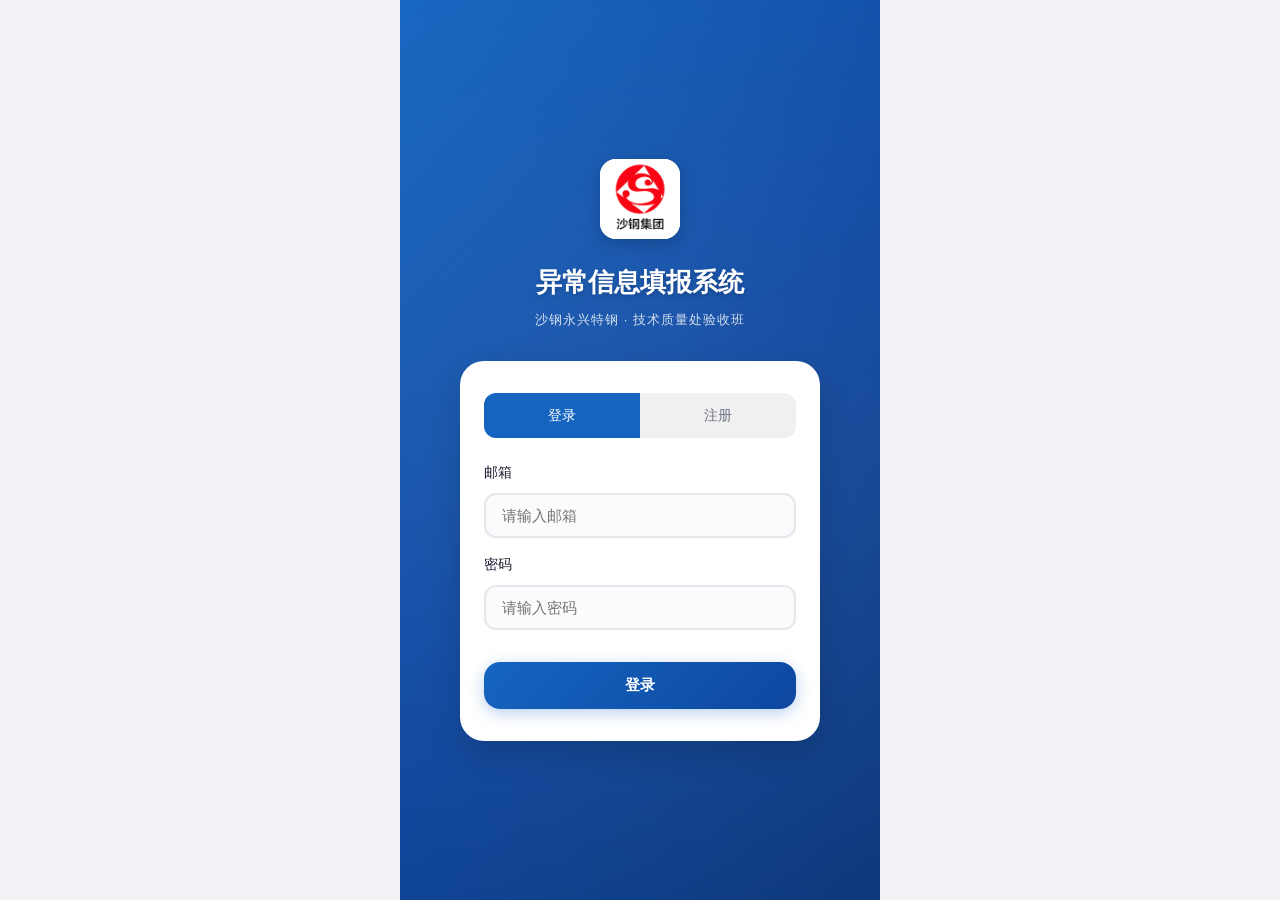
<file: index.html>
<!DOCTYPE html>
<html lang="zh-CN">
<head>
  <meta charset="UTF-8">
  <meta name="viewport" content="width=device-width, initial-scale=1.0, maximum-scale=1.0, user-scalable=no, viewport-fit=cover">
  <meta name="theme-color" content="#1a73e8">
  <meta name="apple-mobile-web-app-capable" content="yes">
  <meta name="apple-mobile-web-app-status-bar-style" content="black-translucent">
  <meta name="description" content="沙钢永兴特钢技术质量处验收班异常信息填报系统">
  
  <!-- 微信分享Meta标签 -->
  <meta property="og:title" content="异常信息填报系统">
  <meta property="og:description" content="沙钢永兴特钢技术质量处验收班 - 快速填报异常信息">
  <meta property="og:image" content="logo.jpg">
  <meta property="og:type" content="website">
  
  <title>异常信息填报系统 V3</title>
  <link rel="manifest" href="manifest.json?v=6">
  <link rel="icon" href="logo.jpg">
  <link rel="apple-touch-icon" href="icon-192.png">
  
  <script src="vendor/supabase.min.js"></script>
  <script src="vendor/chart.umd.min.js"></script>
  <script src="vendor/xlsx.full.min.js"></script>
  <style>
:root {
  --primary: #1a73e8;
  --primary-light: #4fc3f7;
  --primary-dark: #0d47a1;
  --accent: #ff6f00;
  --accent-light: #ffa726;
  --bg: #f0f2f5;
  --text: #1a1a2e;
  --text-secondary: #6b7280;
  --text-light: #9ca3af;
  --text-white: #ffffff;
  --success: #10b981;
  --danger: #ef4444;
  --warning: #f59e0b;
  --info: #3b82f6;
  --radius-sm: 8px;
  --radius: 12px;
  --radius-lg: 16px;
  --radius-xl: 24px;
  --radius-full: 9999px;
  --shadow: 0 2px 8px rgba(0,0,0,0.08);
  --shadow-md: 0 4px 12px rgba(0,0,0,0.1);
  --shadow-lg: 0 8px 24px rgba(0,0,0,0.12);
  --shadow-xl: 0 12px 32px rgba(0,0,0,0.15);
  --gradient-primary: linear-gradient(135deg, var(--primary) 0%, var(--primary-light) 100%);
  --font-family: -apple-system, BlinkMacSystemFont, 'Segoe UI', Roboto, sans-serif;
  --safe-area-bottom: env(safe-area-inset-bottom, 20px);
  --nav-height: 70px;
}

* { margin: 0; padding: 0; box-sizing: border-box; -webkit-tap-highlight-color: transparent; }

html, body {
  font-family: var(--font-family);
  background: var(--bg);
  color: var(--text);
  font-size: 14px;
  line-height: 1.5;
  overflow-x: hidden;
  min-height: 100vh;
  -webkit-font-smoothing: antialiased;
}

body { max-width: 480px; margin: 0 auto; background: var(--bg); position: relative; }
a { color: var(--primary); text-decoration: none; }

/* 骨架屏 */
.skeleton-overlay {
  position: fixed;
  top: 0; left: 0; right: 0; bottom: 0;
  background: linear-gradient(135deg, #1565c0 0%, #0d47a1 100%);
  display: flex;
  flex-direction: column;
  align-items: center;
  justify-content: center;
  z-index: 99999;
  transition: opacity 0.5s ease, visibility 0.5s ease;
}
.skeleton-overlay.hidden { opacity: 0; visibility: hidden; pointer-events: none; }
.skeleton-logo {
  width: 80px; height: 80px;
  border-radius: 16px;
  overflow: hidden;
  display: flex;
  align-items: center;
  justify-content: center;
  margin-bottom: 24px;
  animation: skeletonPulse 1.5s ease-in-out infinite;
}
.skeleton-logo img { width: 100%; height: 100%; object-fit: cover; }
.skeleton-text { color: rgba(255,255,255,0.8); font-size: 14px; letter-spacing: 1px; }
.skeleton-spinner {
  width: 32px; height: 32px;
  border: 3px solid rgba(255,255,255,0.3);
  border-top-color: white;
  border-radius: 50%;
  animation: spin 1s linear infinite;
  margin-top: 20px;
}
@keyframes skeletonPulse { 0%, 100% { transform: scale(1); opacity: 1; } 50% { transform: scale(1.05); opacity: 0.9; } }
@keyframes spin { to { transform: rotate(360deg); } }
@keyframes float { 0%, 100% { transform: translateY(0); } 50% { transform: translateY(-8px); } }
@keyframes fadeIn { from { opacity: 0; transform: translateY(10px); } to { opacity: 1; transform: translateY(0); } }
@keyframes fadeInUp { from { opacity: 0; transform: translateY(20px); } to { opacity: 1; transform: translateY(0); } }
@keyframes pulse { 0%, 100% { transform: scale(1); opacity: 0.5; } 50% { transform: scale(1.1); opacity: 0.3; } }

/* 页面容器 */
.page { display: none; min-height: 100vh; padding-bottom: calc(var(--nav-height) + var(--safe-area-bottom)); animation: fadeIn 0.3s ease; }
.page.active { display: block; }

/* Toast */
.toast {
  position: fixed;
  top: 20px;
  left: 50%;
  transform: translateX(-50%) translateY(-100px);
  background: var(--text);
  color: white;
  padding: 12px 24px;
  border-radius: var(--radius-full);
  font-size: 14px;
  z-index: 10000;
  transition: transform 0.3s ease;
  box-shadow: var(--shadow-lg);
  max-width: calc(100% - 40px);
  text-align: center;
}
.toast.show { transform: translateX(-50%) translateY(0); }
.toast.success { background: var(--success); }
.toast.error { background: var(--danger); }
.toast.warning { background: var(--warning); }

/* 成功动画 */
.success-animation {
  position: fixed;
  top: 0; left: 0; right: 0; bottom: 0;
  background: rgba(255,255,255,0.95);
  display: flex;
  flex-direction: column;
  align-items: center;
  justify-content: center;
  z-index: 9999;
  opacity: 0;
  pointer-events: none;
  transition: opacity 0.3s;
}
.success-animation.show { opacity: 1; }
.success-checkmark {
  width: 80px; height: 80px;
  border-radius: 50%;
  background: var(--success);
  display: flex;
  align-items: center;
  justify-content: center;
  animation: scaleIn 0.5s ease;
}
.success-checkmark::after { content: '✓'; font-size: 40px; color: white; animation: checkIn 0.3s ease 0.2s both; }
.success-text { margin-top: 16px; font-size: 16px; color: var(--text); font-weight: 500; }
@keyframes scaleIn { 0% { transform: scale(0); } 50% { transform: scale(1.2); } 100% { transform: scale(1); } }
@keyframes checkIn { from { opacity: 0; transform: scale(0.5); } to { opacity: 1; transform: scale(1); } }

/* 认证页 */
.auth-page {
  min-height: 100vh;
  background: linear-gradient(135deg, #1565c0 0%, #0d47a1 50%, #0a3578 100%);
  display: flex;
  flex-direction: column;
  align-items: center;
  justify-content: center;
  padding: 40px 24px;
  position: relative;
  overflow: hidden;
}
.auth-page::before {
  content: '';
  position: absolute;
  top: -50%; left: -50%;
  width: 200%; height: 200%;
  background: radial-gradient(circle, rgba(255,255,255,0.08) 0%, transparent 60%);
  animation: pulse 8s ease-in-out infinite;
}
.auth-header { text-align: center; margin-bottom: 32px; position: relative; z-index: 1; }
.auth-logo {
  width: 80px; height: 80px;
  border-radius: 16px;
  overflow: hidden;
  display: flex; 
  align-items: center; 
  justify-content: center;
  margin: 0 auto 24px;
  background: white;
  box-shadow: 0 4px 16px rgba(0,0,0,0.2);
  animation: float 3s ease-in-out infinite;
}
.auth-logo img { width: 100%; height: 100%; object-fit: cover; }
.auth-title { font-size: 26px; font-weight: 700; color: white; margin-bottom: 8px; text-shadow: 0 2px 4px rgba(0,0,0,0.2); }
.auth-subtitle { font-size: 13px; color: rgba(255,255,255,0.8); letter-spacing: 1px; }

.auth-card {
  background: white;
  border-radius: var(--radius-xl);
  padding: 32px 24px;
  width: 100%;
  max-width: 360px;
  box-shadow: var(--shadow-xl);
  position: relative;
  z-index: 1;
}
.auth-tabs { display: flex; margin-bottom: 24px; border-radius: var(--radius); overflow: hidden; background: #f0f0f0; }
.auth-tab { flex: 1; padding: 12px; text-align: center; font-size: 14px; font-weight: 500; color: var(--text-secondary); cursor: pointer; transition: all 0.3s; }
.auth-tab.active { background: #1565c0; color: white; }
.auth-form { display: none; }
.auth-form.active { display: block; }

.form-group { margin-bottom: 16px; }
.form-label { display: block; font-size: 13px; font-weight: 500; color: var(--text); margin-bottom: 8px; }
.form-input { 
  width: 100%; padding: 12px 16px; border: 2px solid #e5e7eb; border-radius: var(--radius); font-size: 15px; 
  transition: all 0.3s ease; background: #fafbfc; 
}
.form-input:focus { outline: none; border-color: #1565c0; background: white; box-shadow: 0 0 0 3px rgba(21,101,192,0.1); }
.form-input:active { transform: scale(0.99); }
.btn-touch { transition: all 0.15s ease; }
.btn-touch:active { transform: scale(0.96) !important; }

.btn-auth { 
  width: 100%; padding: 14px; background: linear-gradient(135deg, #1565c0 0%, #0d47a1 100%);
  color: white; border: none; border-radius: var(--radius-lg); font-size: 15px; font-weight: 600;
  cursor: pointer; transition: all 0.3s; box-shadow: 0 4px 15px rgba(21,101,192,0.3); margin-top: 16px;
}
.btn-auth:hover { transform: translateY(-2px); box-shadow: 0 6px 20px rgba(21,101,192,0.4); }
.btn-auth:active { transform: scale(0.98); }
.btn-auth:disabled { opacity: 0.5; cursor: not-allowed; transform: none; }

.config-hint { background: #fff3e0; border-radius: var(--radius); padding: 12px; margin-bottom: 16px; font-size: 12px; color: #e65100; line-height: 1.6; }

/* 首页 */
.home-page { padding-bottom: calc(var(--nav-height) + var(--safe-area-bottom)); }
.home-header {
  background: linear-gradient(135deg, #1565c0 0%, #0d47a1 100%);
  padding: 24px 20px 40px;
  border-radius: 0 0 32px 32px;
  position: relative;
  overflow: hidden;
}
.home-header::before {
  content: '';
  position: absolute;
  top: -50%; right: -20%;
  width: 200px; height: 200px;
  background: rgba(255,255,255,0.08);
  border-radius: 50%;
}
.home-welcome { color: white; position: relative; z-index: 1; display: flex; justify-content: space-between; align-items: flex-start; }
.home-welcome h1 { font-size: 20px; font-weight: 600; margin-bottom: 4px; }
.home-welcome .date { font-size: 13px; opacity: 0.85; }
.home-sync { font-size: 11px; background: rgba(255,255,255,0.2); padding: 4px 10px; border-radius: var(--radius-full); display: flex; align-items: center; gap: 4px; }
.home-sync .dot { width: 6px; height: 6px; background: var(--success); border-radius: 50%; animation: pulse 2s infinite; }

.stats-grid { display: grid; grid-template-columns: repeat(2, 1fr); gap: 12px; margin: -24px 16px 16px; position: relative; z-index: 2; }
.stat-card {
  background: white; border-radius: var(--radius-lg); padding: 16px; box-shadow: var(--shadow-md);
  transition: all 0.3s ease; animation: fadeInUp 0.5s ease forwards; opacity: 0;
}
.stat-card:nth-child(1) { animation-delay: 0.1s; }
.stat-card:nth-child(2) { animation-delay: 0.2s; }
.stat-card:nth-child(3) { animation-delay: 0.3s; }
.stat-card:nth-child(4) { animation-delay: 0.4s; }
.stat-card:hover { transform: translateY(-4px); box-shadow: var(--shadow-lg); }
.stat-icon { width: 40px; height: 40px; border-radius: var(--radius); display: flex; align-items: center; justify-content: center; margin-bottom: 12px; font-size: 20px; }
.stat-icon.red { background: linear-gradient(135deg, #e3f2fd 0%, #bbdefb 100%); }
.stat-icon.blue { background: linear-gradient(135deg, #e3f2fd 0%, #bbdefb 100%); }
.stat-icon.green { background: linear-gradient(135deg, #e8f5e9 0%, #c8e6c9 100%); }
.stat-icon.orange { background: linear-gradient(135deg, #fff3e0 0%, #ffe0b2 100%); }
.stat-value { font-size: 28px; font-weight: 700; color: var(--text); line-height: 1; margin-bottom: 4px; }
.stat-label { font-size: 12px; color: var(--text-secondary); }

.chart-section { margin: 16px; }
.chart-card { background: white; border-radius: var(--radius-lg); padding: 20px; box-shadow: var(--shadow); margin-bottom: 16px; }
.chart-title { font-size: 16px; font-weight: 600; color: var(--text); margin-bottom: 16px; display: flex; align-items: center; gap: 8px; }
.chart-title::before { content: ''; width: 4px; height: 16px; background: linear-gradient(135deg, #1565c0 0%, #0d47a1 100%); border-radius: 2px; }
.chart-container { position: relative; height: 200px; }
.chart-container.pie { height: 260px; }
.chart-card canvas + div {
  max-height: 100px;
  overflow-y: auto;
  padding-right: 4px;
}
.chart-card canvas + div::-webkit-scrollbar {
  width: 4px;
}
.chart-card canvas + div::-webkit-scrollbar-thumb {
  background: #ccc;
  border-radius: 2px;
}
.chart-card .chartjs-legend { max-height: 120px; overflow-y: auto; padding-right: 8px; }

/* 填报页 */
.form-page { padding: 16px; padding-bottom: calc(calc(var(--nav-height) + 40px) + var(--safe-area-bottom)); }
.form-header { display: flex; align-items: center; justify-content: space-between; margin-bottom: 24px; }
.form-header h2 { font-size: 20px; font-weight: 600; }
.form-header .draft-hint { font-size: 12px; color: var(--warning); background: #fff3e0; padding: 4px 8px; border-radius: var(--radius-sm); }

.form-card { background: white; border-radius: var(--radius-lg); padding: 20px; box-shadow: var(--shadow); margin-bottom: 16px; animation: fadeInUp 0.4s ease forwards; }
.form-card:nth-child(2) { animation-delay: 0.05s; }
.form-card:nth-child(3) { animation-delay: 0.1s; }
.form-card:nth-child(4) { animation-delay: 0.15s; }
.form-card:nth-child(5) { animation-delay: 0.2s; }

.form-label { display: flex; align-items: center; gap: 8px; font-size: 14px; font-weight: 500; color: var(--text); margin-bottom: 10px; }
.form-label .icon { width: 28px; height: 28px; background: linear-gradient(135deg, #e3f2fd 0%, #bbdefb 100%); border-radius: 8px; display: flex; align-items: center; justify-content: center; font-size: 14px; }
.form-label .required { color: var(--danger); }

.material-tags { display: flex; flex-wrap: wrap; gap: 8px; }
.material-tag {
  padding: 8px 16px; border-radius: var(--radius-full); font-size: 13px; font-weight: 500;
  cursor: pointer; transition: all 0.3s; border: 2px solid transparent; background: #f3f4f6; color: var(--text-secondary); user-select: none;
}
.material-tag:hover { transform: translateY(-2px); }
.material-tag:active { transform: scale(0.95); }
.material-tag.selected { color: white; border-color: transparent; }

.material-tag[data-material="钒铁"] { background: #fce4ec; color: #c2185b; }
.material-tag[data-material="钒铁"].selected { background: linear-gradient(135deg, #e91e63, #c2185b); }
.material-tag[data-material="钼铁"] { background: #f3e5f5; color: #7b1fa2; }
.material-tag[data-material="钼铁"].selected { background: linear-gradient(135deg, #9c27b0, #7b1fa2); }
.material-tag[data-material="铝块"] { background: #e3f2fd; color: #1565c0; }
.material-tag[data-material="铝块"].selected { background: linear-gradient(135deg, #2196f3, #1565c0); }
.material-tag[data-material="铝粒"] { background: #e0f7fa; color: #00838f; }
.material-tag[data-material="铝粒"].selected { background: linear-gradient(135deg, #00bcd4, #00838f); }
.material-tag[data-material="钒氮合金"] { background: #fff3e0; color: #e65100; }
.material-tag[data-material="钒氮合金"].selected { background: linear-gradient(135deg, #ff9800, #e65100); }
.material-tag[data-material="钛铁"] { background: #e8f5e9; color: #2e7d32; }
.material-tag[data-material="钛铁"].selected { background: linear-gradient(135deg, #4caf50, #2e7d32); }
.material-tag[data-material="铌铁"] { background: #efebe9; color: #5d4037; }
.material-tag[data-material="铌铁"].selected { background: linear-gradient(135deg, #795548, #5d4037); }
.material-tag[data-material="硼铁"] { background: #eceff1; color: #455a64; }
.material-tag[data-material="硼铁"].selected { background: linear-gradient(135deg, #607d8b, #455a64); }

.material-input-wrapper { position: relative; }
.material-suggestions { position: absolute; top: 100%; left: 0; right: 0; background: white; border: 2px solid #1565c0; border-top: none; border-radius: 0 0 var(--radius) var(--radius); max-height: 200px; overflow-y: auto; z-index: 100; display: none; box-shadow: var(--shadow-md); }
.material-suggestions.show { display: block; }
.material-suggestion { padding: 10px 16px; cursor: pointer; font-size: 14px; transition: background 0.2s; }
.material-suggestion:hover { background: #e8f0fe; }
.material-suggestion .material-color { display: inline-block; width: 8px; height: 8px; border-radius: 50%; margin-right: 8px; }

input[type="date"] { width: 100%; padding: 12px 16px; border: 2px solid #e5e7eb; border-radius: var(--radius); font-size: 15px; font-family: inherit; background: #fafbfc; cursor: pointer; transition: all 0.3s; }
input[type="date"]:focus { outline: none; border-color: #1565c0; background: white; }

textarea.form-input { min-height: 120px; resize: vertical; line-height: 1.6; }
.char-count { text-align: right; font-size: 12px; color: var(--text-light); margin-top: 4px; }

.form-actions { position: fixed; bottom: calc(var(--nav-height) + var(--safe-area-bottom)); left: 50%; transform: translateX(-50%); width: 100%; max-width: 480px; padding: 12px 16px; background: white; box-shadow: 0 -4px 12px rgba(0,0,0,0.1); z-index: 50; display: none; }
.form-actions.show { display: block; }
.btn-submit { width: 100%; padding: 14px; background: linear-gradient(135deg, #1565c0 0%, #0d47a1 100%); color: white; border: none; border-radius: var(--radius-lg); font-size: 15px; font-weight: 600; cursor: pointer; transition: all 0.3s; box-shadow: 0 4px 15px rgba(21,101,192,0.3); }
.btn-submit:hover { transform: translateY(-2px); box-shadow: 0 6px 20px rgba(21,101,192,0.4); }
.btn-submit:active { transform: scale(0.98); }
.btn-submit:disabled { opacity: 0.6; cursor: not-allowed; transform: none; }

/* 记录页 */
.records-page { padding: 0 0 calc(var(--nav-height) + var(--safe-area-bottom) + 80px) 0; }
.records-header { background: linear-gradient(135deg, #1565c0 0%, #0d47a1 100%); padding: 20px 20px 36px; border-radius: 0 0 32px 32px; }
.records-header h2 { color: white; font-size: 20px; font-weight: 600; margin-bottom: 16px; }
.filter-bar { display: flex; gap: 8px; overflow-x: auto; padding-bottom: 4px; -webkit-overflow-scrolling: touch; }
.filter-bar::-webkit-scrollbar { display: none; }
.filter-btn { padding: 8px 16px; background: rgba(255,255,255,0.2); border: none; border-radius: var(--radius-full); color: white; font-size: 13px; white-space: nowrap; cursor: pointer; transition: all 0.3s; }
.filter-btn:hover { background: rgba(255,255,255,0.3); transform: scale(1.05); }
.filter-btn.active { background: white; color: #1565c0; }
.filter-btn:active { transform: scale(0.95); }

.search-bar { margin: -16px 16px 16px; position: relative; z-index: 1; }
.search-input { width: 100%; padding: 12px 16px 12px 40px; border: none; border-radius: var(--radius-lg); font-size: 14px; background: white; box-shadow: var(--shadow-md); }
.search-input:focus { outline: none; box-shadow: var(--shadow-md), 0 0 0 3px rgba(21,101,192,0.1); }
.search-icon { position: absolute; left: 14px; top: 50%; transform: translateY(-50%); font-size: 16px; opacity: 0.5; }

.timeline { padding: 16px; margin-top: -16px; }
.timeline-item { display: flex; gap: 16px; margin-bottom: 24px; animation: fadeInUp 0.4s ease forwards; opacity: 0; }
.timeline-item:nth-child(1) { animation-delay: 0.1s; }
.timeline-item:nth-child(2) { animation-delay: 0.15s; }
.timeline-item:nth-child(3) { animation-delay: 0.2s; }
.timeline-item:nth-child(4) { animation-delay: 0.25s; }
.timeline-item:nth-child(5) { animation-delay: 0.3s; }
.timeline-line { display: flex; flex-direction: column; align-items: center; width: 20px; }
.timeline-dot { width: 12px; height: 12px; background: #1565c0; border-radius: 50%; border: 3px solid white; box-shadow: var(--shadow-sm); flex-shrink: 0; }
.timeline-track { width: 2px; flex: 1; background: #e5e7eb; margin-top: 6px; }
.timeline-item:last-child .timeline-track { display: none; }
.timeline-content { flex: 1; background: white; border-radius: var(--radius-lg); padding: 16px; box-shadow: var(--shadow); transition: all 0.2s; }
.timeline-content:hover { transform: translateX(4px); box-shadow: var(--shadow-md); }
.record-header { display: flex; align-items: center; justify-content: space-between; margin-bottom: 12px; flex-wrap: wrap; gap: 8px; }
.record-material { display: inline-block; padding: 4px 12px; border-radius: var(--radius-full); font-size: 12px; font-weight: 600; color: white; }
.record-date { font-size: 12px; color: var(--text-secondary); display: flex; align-items: center; gap: 4px; }
.record-creator { font-size: 11px; color: var(--text-light); background: #f0f0f0; padding: 2px 8px; border-radius: var(--radius-full); }
.record-body { margin-bottom: 12px; }
.record-row { display: flex; align-items: flex-start; gap: 8px; margin-bottom: 8px; font-size: 13px; flex-wrap: wrap; }
.record-row .label { color: var(--text-secondary); min-width: 56px; }
.record-row .value { color: var(--text); flex: 1; }
.record-desc { background: #f8f9fa; padding: 10px 12px; border-radius: var(--radius); font-size: 13px; color: var(--text); line-height: 1.5; margin: 10px 0; border-left: 3px solid #1565c0; }
.record-footer { display: flex; align-items: center; justify-content: space-between; padding-top: 10px; border-top: 1px solid #f0f0f0; flex-wrap: wrap; gap: 8px; }
.record-inspectors { display: flex; align-items: center; }
.record-inspector-avatar { width: 28px; height: 28px; border-radius: 50%; background: linear-gradient(135deg, #1565c0 0%, #0d47a1 100%); display: flex; align-items: center; justify-content: center; font-size: 12px; border: 2px solid white; margin-left: -6px; }
.record-inspector-avatar:first-child { margin-left: 0; }
.record-actions { display: flex; gap: 8px; }
.record-action { width: 28px; height: 28px; border: none; background: #f0f1f3; border-radius: 6px; cursor: pointer; font-size: 12px; display: flex; align-items: center; justify-content: center; transition: all 0.2s; }
.record-action:hover { background: #e5e7eb; transform: scale(1.1); }
.record-action:active { transform: scale(0.9); }
.record-action.delete:hover { background: #fee2e2; }

.empty-state { text-align: center; padding: 60px 20px; }
.empty-illustration { width: 160px; height: 160px; margin: 0 auto 24px; background: linear-gradient(135deg, #e3f2fd 0%, #bbdefb 100%); border-radius: 50%; display: flex; align-items: center; justify-content: center; animation: float 3s ease-in-out infinite; }
.empty-illustration .icon { font-size: 64px; }
.empty-title { font-size: 18px; font-weight: 600; color: var(--text); margin-bottom: 8px; }
.empty-desc { font-size: 14px; color: var(--text-secondary); max-width: 240px; margin: 0 auto; line-height: 1.6; }
.empty-action { margin-top: 24px; display: inline-flex; align-items: center; gap: 8px; padding: 12px 24px; background: linear-gradient(135deg, #1565c0 0%, #0d47a1 100%); color: white; border-radius: var(--radius-full); font-size: 14px; font-weight: 500; cursor: pointer; transition: all 0.3s; box-shadow: 0 4px 12px rgba(21,101,192,0.3); }
.empty-action:hover { transform: translateY(-2px); box-shadow: 0 6px 16px rgba(21,101,192,0.4); }
.empty-action:active { transform: scale(0.95); }

.pagination { display: flex; align-items: center; justify-content: center; gap: 8px; padding: 16px; margin-top: 16px; }
.pagination-btn { padding: 8px 16px; background: white; border: 1px solid #e5e7eb; border-radius: var(--radius); font-size: 13px; cursor: pointer; transition: all 0.2s; }
.pagination-btn:hover:not(:disabled) { background: #e8f0fe; border-color: #1565c0; }
.pagination-btn:disabled { opacity: 0.5; cursor: not-allowed; }
.pagination-info { font-size: 13px; color: var(--text-secondary); }

/* 我的页面 */
.profile-page { padding: 0 0 calc(var(--nav-height) + var(--safe-area-bottom) + 80px) 0; }
.profile-header { background: linear-gradient(135deg, #1565c0 0%, #0d47a1 100%); padding: 32px 20px 48px; text-align: center; position: relative; }
.profile-header::before { content: ''; position: absolute; top: -50%; right: -30%; width: 200px; height: 200px; background: rgba(255,255,255,0.06); border-radius: 50%; }
.profile-avatar { width: 80px; height: 80px; border-radius: 50%; background: white; display: flex; align-items: center; justify-content: center; font-size: 36px; margin: 0 auto 16px; border: 4px solid rgba(255,255,255,0.3); box-shadow: var(--shadow-lg); position: relative; z-index: 1; }
.profile-name { font-size: 22px; font-weight: 600; color: white; margin-bottom: 4px; position: relative; z-index: 1; }
.profile-role { font-size: 14px; color: rgba(255,255,255,0.8); background: rgba(255,255,255,0.2); padding: 4px 16px; border-radius: var(--radius-full); display: inline-block; position: relative; z-index: 1; }

.profile-info-card { background: white; border-radius: var(--radius-lg); margin: -24px 16px 16px; position: relative; z-index: 1; box-shadow: var(--shadow-md); overflow: hidden; }
.profile-info-header { background: linear-gradient(135deg, #e3f2fd 0%, #e8f0fe 100%); padding: 14px 16px; display: flex; align-items: center; justify-content: space-between; border-bottom: 1px solid #e5e7eb; }
.profile-info-header h3 { font-size: 15px; font-weight: 600; color: var(--text); display: flex; align-items: center; gap: 8px; }
.profile-info-header h3::before { content: ''; width: 4px; height: 14px; background: linear-gradient(135deg, #1565c0 0%, #0d47a1 100%); border-radius: 2px; }
.profile-edit-btn { background: #1565c0; color: white; border: none; padding: 6px 12px; border-radius: var(--radius); font-size: 12px; cursor: pointer; transition: all 0.2s; display: flex; align-items: center; gap: 4px; }
.profile-edit-btn:hover { background: #0d47a1; transform: translateY(-1px); }
.profile-edit-btn:active { transform: scale(0.95); }
.profile-info-list { padding: 8px 0; }
.profile-info-item { display: flex; align-items: center; padding: 12px 16px; border-bottom: 1px solid #f5f5f5; }
.profile-info-item:last-child { border-bottom: none; }
.profile-info-item .info-label { width: 80px; font-size: 13px; color: var(--text-secondary); flex-shrink: 0; }
.profile-info-item .info-value { flex: 1; font-size: 14px; color: var(--text); display: flex; align-items: center; gap: 8px; overflow: hidden; text-overflow: ellipsis; white-space: nowrap; }
.profile-info-item .info-value.readonly { color: var(--text-secondary); }
.profile-info-item .info-value .status-badge { font-size: 11px; padding: 2px 8px; border-radius: var(--radius-full); }
.profile-info-item .info-value .status-badge.pending { background: #fff3e0; color: #e65100; }
.profile-info-item .info-value .status-badge.approved { background: #e8f5e9; color: #2e7d32; }

.profile-stats { display: grid; grid-template-columns: repeat(2, 1fr); gap: 12px; margin: -24px 16px 16px; position: relative; z-index: 1; }
.profile-stat-card { background: white; border-radius: var(--radius-lg); padding: 20px; text-align: center; box-shadow: var(--shadow-md); }
.profile-stat-value { font-size: 32px; font-weight: 700; color: #1565c0; margin-bottom: 4px; }
.profile-stat-label { font-size: 13px; color: var(--text-secondary); }

.menu-section { margin: 16px; }
.menu-list { background: white; border-radius: var(--radius-lg); overflow: hidden; box-shadow: var(--shadow); }
.menu-list.mt-16 { margin-top: 16px; }
.menu-item { display: flex; align-items: center; padding: 16px; gap: 12px; cursor: pointer; transition: background 0.2s; border-bottom: 1px solid #f0f0f0; }
.menu-item:last-child { border-bottom: none; }
.menu-item:hover { background: #f8f9fa; }
.menu-item:active { background: #f0f0f0; }
.menu-item.danger .menu-icon { background: #fee2e2; }
.menu-item.danger .title { color: var(--danger); }
.menu-item.admin-only { display: none; }
.menu-item.admin-only.show { display: flex; }
.menu-icon { width: 40px; height: 40px; border-radius: var(--radius); display: flex; align-items: center; justify-content: center; font-size: 18px; background: #f0f1f3; flex-shrink: 0; }
.menu-icon.red { background: linear-gradient(135deg, #e3f2fd 0%, #bbdefb 100%); }
.menu-icon.blue { background: linear-gradient(135deg, #e3f2fd 0%, #bbdefb 100%); }
.menu-icon.green { background: linear-gradient(135deg, #e8f5e9 0%, #c8e6c9 100%); }
.menu-icon.orange { background: linear-gradient(135deg, #fff3e0 0%, #ffe0b2 100%); }
.menu-icon.cyan { background: linear-gradient(135deg, #e0f7fa 0%, #b2ebf2 100%); }
.menu-text { flex: 1; }
.menu-text .title { font-size: 15px; font-weight: 500; color: var(--text); display: flex; align-items: center; }
.menu-text .desc { font-size: 12px; color: var(--text-secondary); margin-top: 2px; }
.menu-badge { background: var(--danger); color: white; font-size: 11px; padding: 2px 6px; border-radius: var(--radius-full); margin-left: 8px; }
.menu-arrow { font-size: 20px; color: var(--text-light); }

/* 底部导航 */
.tab-bar {
  position: fixed; bottom: 0; left: 50%; transform: translateX(-50%); width: 100%; max-width: 480px;
  background: white; display: flex; align-items: center; justify-content: space-around;
  padding: 8px 0; padding-bottom: calc(8px + var(--safe-area-bottom));
  box-shadow: 0 -2px 10px rgba(0,0,0,0.1); border-radius: 20px 20px 0 0; z-index: 100; height: var(--nav-height);
}
.tab-item { display: flex; flex-direction: column; align-items: center; padding: 8px 16px; cursor: pointer; transition: all 0.2s; }
.tab-item .icon { width: 24px; height: 24px; fill: var(--text-secondary); margin-bottom: 4px; transition: all 0.2s; }
.tab-item .label { font-size: 11px; color: var(--text-secondary); transition: all 0.2s; }
.tab-item.active .icon { fill: #1565c0; transform: scale(1.1); }
.tab-item.active .label { color: #1565c0; font-weight: 600; }
.tab-item:active { transform: scale(0.9); }
.center-tab-btn { width: 48px; height: 48px; background: linear-gradient(135deg, #1565c0 0%, #0d47a1 100%); border-radius: 50%; display: flex; align-items: center; justify-content: center; margin-bottom: 4px; box-shadow: 0 4px 12px rgba(21,101,192,0.4); transition: all 0.2s; }
.center-tab-btn:active { transform: scale(0.9); }
.center-tab-btn .icon { fill: white; margin: 0; width: 24px; height: 24px; }

/* 模态框 */
.modal-overlay { position: fixed; top: 0; left: 0; right: 0; bottom: 0; background: rgba(0,0,0,0.5); backdrop-filter: blur(4px); -webkit-backdrop-filter: blur(4px); z-index: 1000; display: flex; align-items: center; justify-content: center; padding: 20px; opacity: 0; pointer-events: none; transition: opacity 0.3s; }
.modal-overlay.show { opacity: 1; pointer-events: auto; }
.modal { background: white; border-radius: var(--radius-xl); width: 100%; max-width: 360px; max-height: 80vh; overflow-y: auto; transform: scale(0.9) translateY(20px); transition: transform 0.3s; box-shadow: var(--shadow-xl); }
.modal-overlay.show .modal { transform: scale(1) translateY(0); }
.modal-header { display: flex; align-items: center; justify-content: space-between; padding: 20px; border-bottom: 1px solid #f0f0f0; }
.modal-header h3 { font-size: 18px; font-weight: 600; }
.modal-close { width: 32px; height: 32px; border: none; background: #f0f0f0; border-radius: 50%; cursor: pointer; font-size: 18px; display: flex; align-items: center; justify-content: center; transition: all 0.2s; }
.modal-close:hover { background: #e5e5e5; transform: scale(1.1); }
.modal-close:active { transform: scale(0.9); }
.modal-body { padding: 20px; }
.modal-footer { padding: 16px 20px; border-top: 1px solid #f0f0f0; display: flex; gap: 12px; }
.modal-footer .btn { flex: 1; padding: 12px; border-radius: var(--radius); font-size: 15px; font-weight: 500; cursor: pointer; transition: all 0.2s; border: none; }
.modal-footer .btn:active { transform: scale(0.95); }
.modal-footer .btn-cancel { background: #f0f0f0; color: var(--text); }
.modal-footer .btn-cancel:hover { background: #e5e7eb; }
.modal-footer .btn-danger { background: var(--danger); color: white; }
.modal-footer .btn-danger:hover { background: #dc2626; }
.modal-footer .btn-success { background: var(--success); color: white; }
.modal-footer .btn-success:hover { background: #059669; }
.modal-footer .btn-primary { background: #1565c0; color: white; }
.modal-footer .btn-primary:hover { background: #0d47a1; }

.edit-form .form-group { margin-bottom: 16px; }

/* 审批模态框 */
.approve-modal .user-info { background: #f8f9fa; padding: 16px; border-radius: var(--radius); margin-bottom: 16px; }
.approve-modal .user-name { font-size: 16px; font-weight: 600; margin-bottom: 4px; }
.approve-modal .user-email { font-size: 13px; color: var(--text-secondary); }
.approve-modal .role-select-title { font-size: 14px; font-weight: 500; margin-bottom: 8px; display: flex; align-items: center; gap: 6px; }
.approve-modal .role-options { display: flex; gap: 8px; }
.approve-modal .role-option { flex: 1; padding: 12px; border: 2px solid #e5e7eb; border-radius: var(--radius); text-align: center; cursor: pointer; transition: all 0.2s; background: white; }
.approve-modal .role-option:hover { border-color: #1565c0; }
.approve-modal .role-option.selected { border-color: #1565c0; background: #e8f0fe; }
.approve-modal .role-option .role-icon { font-size: 24px; margin-bottom: 4px; }
.approve-modal .role-option .role-name { font-size: 13px; font-weight: 500; }
.approve-modal .role-option .role-desc { font-size: 11px; color: var(--text-secondary); margin-top: 2px; }
.approve-modal .role-option.selected .role-name { color: #1565c0; }

/* 角色切换 */
.role-toggle { display: inline-flex; align-items: center; gap: 4px; padding: 4px 10px; border: none; border-radius: var(--radius-full); font-size: 11px; font-weight: 500; cursor: pointer; transition: all 0.2s; }
.role-toggle.admin { background: #e3f2fd; color: #1565c0; }
.role-toggle.admin:hover { background: #bbdefb; }
.role-toggle.inspector { background: #e8f5e9; color: #2e7d32; }
.role-toggle.inspector:hover { background: #c8e6c9; }
.role-toggle:active { transform: scale(0.95); }

.export-options { display: flex; flex-direction: column; gap: 12px; }
.export-option { display: flex; align-items: center; padding: 16px; background: #f8f9fa; border-radius: var(--radius); cursor: pointer; transition: all 0.2s; border: 2px solid transparent; }
.export-option:hover { background: #f0f1f3; }
.export-option:active { transform: scale(0.98); }
.export-option.selected { border-color: #1565c0; background: #e8f0fe; }
.export-option input[type="radio"] { display: none; }
.export-option .radio { width: 20px; height: 20px; border: 2px solid #d1d5db; border-radius: 50%; margin-right: 12px; display: flex; align-items: center; justify-content: center; transition: all 0.2s; flex-shrink: 0; }
.export-option.selected .radio { border-color: #1565c0; background: #1565c0; }
.export-option.selected .radio::after { content: ''; width: 8px; height: 8px; background: white; border-radius: 50%; }
.export-option .text { font-size: 14px; color: var(--text); }
.export-date-range { margin-top: 12px; display: none; }
.export-date-range.show { display: block; }
.export-date-range input { width: 100%; margin-bottom: 8px; }

.user-list { max-height: 300px; overflow-y: auto; }
.user-item { display: flex; align-items: center; padding: 12px; background: #f8f9fa; border-radius: var(--radius); margin-bottom: 8px; flex-wrap: wrap; gap: 8px; }
.user-item:last-child { margin-bottom: 0; }
.user-item .avatar { width: 40px; height: 40px; border-radius: 50%; background: linear-gradient(135deg, #1565c0 0%, #0d47a1 100%); display: flex; align-items: center; justify-content: center; margin-right: 8px; font-size: 18px; }
.user-item .info { flex: 1; min-width: 120px; }
.user-item .name { font-size: 14px; font-weight: 500; color: var(--text); display: flex; align-items: center; gap: 6px; }
.user-item .meta { font-size: 12px; color: var(--text-secondary); }
.user-item .role-badge { font-size: 11px; padding: 2px 8px; border-radius: var(--radius-full); }
.user-item .role-badge.admin { background: #ffebee; color: #c62828; }
.user-item .role-badge.inspector { background: #e8f5e9; color: #2e7d32; }
.user-item .pending-badge { background: var(--warning); color: white; font-size: 10px; padding: 2px 6px; border-radius: var(--radius-full); }
.user-item .actions { display: flex; gap: 6px; flex-wrap: wrap; }
.user-item .action-btn { padding: 6px 10px; border: none; border-radius: var(--radius); font-size: 12px; cursor: pointer; transition: all 0.2s; white-space: nowrap; }
.user-item .action-btn:active { transform: scale(0.95); }
.user-item .approve-btn { background: var(--success); color: white; }
.user-item .reject-btn { background: #f0f0f0; color: var(--text); }
.user-item .delete-btn { background: var(--danger); color: white; }
.user-item .role-switch-btn { background: #1565c0; color: white; }
.user-item .reset-btn { background: #ff9800; color: white; }
.user-item .approved-badge { background: #e8f5e9; color: #2e7d32; font-size: 11px; padding: 2px 8px; border-radius: var(--radius-full); white-space: nowrap; }

.about-content { text-align: center; }
.about-logo { width: 64px; height: 64px; background: linear-gradient(135deg, #1565c0 0%, #0d47a1 100%); border-radius: 16px; display: flex; align-items: center; justify-content: center; margin: 0 auto 16px; font-size: 32px; overflow: hidden; }
.about-logo img { width: 100%; height: 100%; object-fit: cover; }
.about-name { font-size: 20px; font-weight: 600; margin-bottom: 8px; }
.about-version { font-size: 13px; color: var(--text-secondary); margin-bottom: 16px; }
.about-desc { font-size: 14px; color: var(--text-secondary); line-height: 1.6; margin-bottom: 16px; }
.about-info { background: #f8f9fa; padding: 16px; border-radius: var(--radius); text-align: left; }
.about-info p { font-size: 13px; color: var(--text-secondary); margin-bottom: 8px; }
.about-info p:last-child { margin-bottom: 0; }
.about-info strong { color: var(--text); }

.hidden { display: none !important; }
.text-center { text-align: center; }
.loading { display: flex; align-items: center; justify-content: center; padding: 40px; }
.loading-spinner { width: 40px; height: 40px; border: 3px solid #f0f0f0; border-top-color: #1565c0; border-radius: 50%; animation: spin 1s linear infinite; }

@media (max-width: 380px) {
  .stats-grid { gap: 8px; }
  .stat-card { padding: 12px; }
  .stat-value { font-size: 24px; }
  .auth-title { font-size: 24px; }
}

::-webkit-scrollbar { width: 4px; height: 4px; }
::-webkit-scrollbar-track { background: transparent; }
::-webkit-scrollbar-thumb { background: rgba(0,0,0,0.2); border-radius: 2px; }
</style>
</head>
<body>
  <!-- 骨架屏Loading -->
  <div id="skeleton" class="skeleton-overlay">
    <div class="skeleton-logo">
      <img src="logo.jpg" alt="Loading">
    </div>
    <p class="skeleton-text">异常信息填报系统</p>
    <div class="skeleton-spinner"></div>
  </div>
  
  <!-- Toast提示 -->
  <div id="toast" class="toast"></div>
  
  <!-- 成功动画 -->
  <div id="successAnimation" class="success-animation">
    <div class="success-checkmark"></div>
    <p class="success-text">提交成功！</p>
  </div>

  <!-- 配置提示 -->
  <div id="configBanner" class="hidden" style="position:fixed;top:0;left:0;right:0;background:#fff3e0;padding:10px 16px;font-size:12px;color:#e65100;z-index:9999;text-align:center;">
    ⚠️ 请先在代码顶部配置 Supabase URL 和 ANON_KEY
  </div>

  <!-- 认证页 -->
  <div id="authPage" class="page auth-page" style="display:none;">
    <div class="auth-header">
      <div class="auth-logo">
        <img src="logo.jpg" alt="Logo">
      </div>
      <h1 class="auth-title">异常信息填报系统</h1>
      <p class="auth-subtitle">沙钢永兴特钢 · 技术质量处验收班</p>
    </div>
    
    <div class="auth-card">
      <div id="configHint" class="config-hint hidden">
        📋 请先配置 Supabase 连接：<br>
        在代码顶部找到 SUPABASE_URL 和 SUPABASE_ANON_KEY，填入你的项目配置。
      </div>
      
      <div class="auth-tabs">
        <div class="auth-tab active btn-touch" data-tab="login">登录</div>
        <div class="auth-tab btn-touch" data-tab="register">注册</div>
      </div>
      
      <form id="loginForm" class="auth-form active">
        <div class="form-group">
          <label class="form-label">邮箱</label>
          <input type="email" id="loginEmail" class="form-input" placeholder="请输入邮箱" required>
        </div>
        <div class="form-group">
          <label class="form-label">密码</label>
          <input type="password" id="loginPassword" class="form-input" placeholder="请输入密码" required>
        </div>
        <button type="submit" class="btn-auth btn-touch" id="loginBtn">登录</button>
      </form>
      
      <form id="registerForm" class="auth-form">
        <div class="form-group">
          <label class="form-label">姓名</label>
          <input type="text" id="registerName" class="form-input" placeholder="请输入真实姓名" required>
        </div>
        <div class="form-group">
          <label class="form-label">邮箱</label>
          <input type="email" id="registerEmail" class="form-input" placeholder="请输入邮箱" required>
        </div>
        <div class="form-group">
          <label class="form-label">密码</label>
          <input type="password" id="registerPassword" class="form-input" placeholder="请输入密码（至少6位）" required minlength="6">
        </div>
        <button type="submit" class="btn-auth btn-touch" id="registerBtn">注册</button>
      </form>
    </div>
  </div>

  <!-- 主应用容器 -->
  <div id="appContainer" class="hidden">
    
    <!-- 首页 -->
    <div id="homePage" class="page home-page">
      <div class="home-header">
        <div class="home-welcome">
          <div>
            <h1>欢迎回来，<span id="homeUserName">-</span></h1>
            <p class="date" id="homeDate">-</p>
          </div>
          <div class="home-sync">
            <span class="dot"></span>
            <span>已同步</span>
          </div>
        </div>
      </div>
      
      <div class="stats-grid">
        <div class="stat-card">
          <div class="stat-icon red">📊</div>
          <div class="stat-value" id="weekCount">-</div>
          <div class="stat-label">本周异常</div>
        </div>
        <div class="stat-card">
          <div class="stat-icon blue">📅</div>
          <div class="stat-value" id="monthCount">-</div>
          <div class="stat-label">本月异常</div>
        </div>
        <div class="stat-card">
          <div class="stat-icon orange">🏷️</div>
          <div class="stat-value" id="materialTypes">-</div>
          <div class="stat-label">物料种类</div>
        </div>
        <div class="stat-card">
          <div class="stat-icon green">👤</div>
          <div class="stat-value" id="myCount">-</div>
          <div class="stat-label">我填报数</div>
        </div>
      </div>
      
      <div class="chart-section">
        <div class="chart-card">
          <div class="chart-title">异常趋势（近7天）</div>
          <div class="chart-container">
            <canvas id="trendChart"></canvas>
          </div>
        </div>
        
        <div class="chart-card">
          <div class="chart-title">物料分布</div>
          <div class="chart-container pie">
            <canvas id="materialChart"></canvas>
          </div>
        </div>
      </div>
    </div>

    <!-- 填报页 -->
    <div id="formPage" class="page form-page">
      <div class="form-header">
        <h2>异常信息填报</h2>
        <span id="draftHint" class="draft-hint hidden">📝 有草稿</span>
      </div>
      
      <div class="form-card">
        <div class="form-group">
          <label class="form-label"><span class="icon">📅</span>日期<span class="required">*</span></label>
          <input type="date" id="formDate" class="form-input">
        </div>
      </div>
      
      <div class="form-card">
        <div class="form-group">
          <label class="form-label"><span class="icon">🏷️</span>物料名称<span class="required">*</span></label>
          <div id="materialTags" class="material-tags"></div>
          <input type="hidden" id="formMaterial">
          <div class="form-label" style="margin-top:12px;font-size:12px;color:var(--text-secondary);">或输入新物料名称：</div>
          <div class="material-input-wrapper">
            <input type="text" id="formMaterialInput" class="form-input" placeholder="输入物料名称自动补全..." autocomplete="off">
            <div id="materialSuggestions" class="material-suggestions"></div>
          </div>
        </div>
      </div>
      
      <div class="form-card">
        <div class="form-group">
          <label class="form-label"><span class="icon">🏢</span>供货单位<span class="required">*</span></label>
          <input type="text" id="formSupplier" class="form-input" placeholder="请输入供货单位">
        </div>
        <div class="form-group">
          <label class="form-label"><span class="icon">🚛</span>车号<span class="required">*</span></label>
          <input type="text" id="formTruck" class="form-input" placeholder="请输入车号">
        </div>
      </div>
      
      <div class="form-card">
        <div class="form-group">
          <label class="form-label"><span class="icon">📝</span>异常情况<span class="required">*</span></label>
          <textarea id="formDesc" class="form-input" placeholder="请详细描述异常情况..."></textarea>
          <div class="char-count"><span id="charCount">0</span>/500</div>
        </div>
      </div>
      
      <div class="form-card">
        <div class="form-group">
          <label class="form-label"><span class="icon">👤</span>验收员1<span class="required">*</span></label>
          <input type="text" id="formInspector1" class="form-input" placeholder="请输入验收员1姓名">
        </div>
        <div class="form-group">
          <label class="form-label"><span class="icon">👤</span>验收员2<span class="required">*</span></label>
          <input type="text" id="formInspector2" class="form-input" placeholder="请输入验收员2姓名">
        </div>
      </div>
    </div>
    
    <div class="form-actions">
      <button id="submitBtn" class="btn-submit btn-touch">提交异常信息</button>
    </div>

    <!-- 记录页 -->
    <div id="recordsPage" class="page records-page">
      <div class="records-header">
        <h2>异常记录</h2>
        <div class="filter-bar">
          <button class="filter-btn active btn-touch" data-filter="all">全部</button>
          <button class="filter-btn btn-touch" data-filter="week">本周</button>
          <button class="filter-btn btn-touch" data-filter="month">本月</button>
        </div>
      </div>
      
      <div class="search-bar">
        <span class="search-icon">🔍</span>
        <input type="text" id="searchInput" class="search-input" placeholder="搜索物料、供货单位...">
      </div>
      
      <div id="recordsLoading" class="loading">
        <div class="loading-spinner"></div>
      </div>
      
      <div class="timeline" id="recordsTimeline" style="display:none;">
        <div id="recordsList"></div>
        <div id="emptyState" class="empty-state hidden">
          <div class="empty-illustration">
            <span class="icon">📋</span>
          </div>
          <h3 class="empty-title">暂无记录</h3>
          <p class="empty-desc">点击下方"填报"按钮，添加第一条异常信息吧！</p>
          <button class="empty-action btn-touch" onclick="switchTab('form')">
            <span>去填报</span>
            <span>→</span>
          </button>
        </div>
      </div>
      
      <div id="pagination" class="pagination hidden">
        <button id="prevPage" class="pagination-btn btn-touch">上一页</button>
        <span id="pageInfo" class="pagination-info">1/1</span>
        <button id="nextPage" class="pagination-btn btn-touch">下一页</button>
      </div>
    </div>

    <!-- 我的页面 -->
    <div id="profilePage" class="page profile-page">
      <div class="profile-header">
        <div id="profileAvatar" class="profile-avatar">👤</div>
        <h2 id="profileName" class="profile-name">-</h2>
        <span id="profileRole" class="profile-role">验收员</span>
      </div>
      
      <div class="profile-info-card">
        <div class="profile-info-header">
          <h3>个人信息</h3>
          <button class="profile-edit-btn btn-touch" onclick="showEditProfileModal()">✏️ 修改</button>
        </div>
        <div class="profile-info-list">
          <div class="profile-info-item">
            <span class="info-label">邮箱</span>
            <span id="profileEmail" class="info-value readonly">-</span>
          </div>
          <div class="profile-info-item">
            <span class="info-label">姓名</span>
            <span id="profileInfoName" class="info-value">-</span>
          </div>
          <div class="profile-info-item">
            <span class="info-label">角色</span>
            <span id="profileInfoRole" class="info-value readonly">-</span>
          </div>
          <div class="profile-info-item">
            <span class="info-label">注册时间</span>
            <span id="profileCreatedAt" class="info-value readonly">-</span>
          </div>
          <div class="profile-info-item">
            <span class="info-label">审批状态</span>
            <span id="profileApprovedStatus" class="info-value readonly">-</span>
          </div>
        </div>
      </div>
      
      <div class="profile-stats">
        <div class="profile-stat-card">
          <div id="myMonthCount" class="profile-stat-value">-</div>
          <div class="profile-stat-label">本月填报</div>
        </div>
        <div class="profile-stat-card">
          <div id="myTotalCount" class="profile-stat-value">-</div>
          <div class="profile-stat-label">累计填报</div>
        </div>
      </div>
      
      <div class="menu-section">
        <div class="menu-list">
          <!-- 【重要】管理员专属功能：只有role=admin才能看到 -->
          <div class="menu-item admin-only btn-touch" onclick="showUserManagement()">
            <div class="menu-icon red">👥</div>
            <div class="menu-text">
              <div class="title">用户管理<span id="pendingBadge" class="menu-badge hidden">0</span></div>
              <div class="desc">审批新注册用户、分配角色权限</div>
            </div>
            <span class="menu-arrow">›</span>
          </div>
          <div class="menu-item btn-touch" onclick="showExportModal()">
            <div class="menu-icon green">📊</div>
            <div class="menu-text">
              <div class="title">导出Excel</div>
              <div class="desc">按周/月筛选导出异常记录</div>
            </div>
            <span class="menu-arrow">›</span>
          </div>
          <div class="menu-item btn-touch" onclick="shareToColleague()">
            <div class="menu-icon orange">🔗</div>
            <div class="menu-text">
              <div class="title">分享给同事</div>
              <div class="desc">复制链接邀请同事使用</div>
            </div>
            <span class="menu-arrow">›</span>
          </div>
          <div class="menu-item btn-touch" onclick="showAboutModal()">
            <div class="menu-icon cyan">ℹ️</div>
            <div class="menu-text">
              <div class="title">关于系统</div>
              <div class="desc">版本信息和帮助</div>
            </div>
            <span class="menu-arrow">›</span>
          </div>
        </div>
        
        <div class="menu-list mt-16">
          <div class="menu-item danger btn-touch" onclick="logout()">
            <div class="menu-icon red">🚪</div>
            <div class="menu-text">
              <div class="title">退出登录</div>
              <div class="desc">切换账号或退出系统</div>
            </div>
            <span class="menu-arrow">›</span>
          </div>
        </div>
      </div>
    </div>

    <!-- 底部导航栏 -->
    <nav class="tab-bar">
      <div class="tab-item active" data-tab="home">
        <svg class="icon" viewBox="0 0 24 24"><path d="M10 20v-6h4v6h5v-8h3L12 3 2 12h3v8z"/></svg>
        <span class="label">首页</span>
      </div>
      <div class="tab-item" data-tab="form">
        <div class="center-tab-btn">
          <svg class="icon" viewBox="0 0 24 24"><path d="M19 13h-6v6h-2v-6H5v-2h6V5h2v6h6v2z"/></svg>
        </div>
        <span class="label">填报</span>
      </div>
      <div class="tab-item" data-tab="records">
        <svg class="icon" viewBox="0 0 24 24"><path d="M19 3H5c-1.1 0-2 .9-2 2v14c0 1.1.9 2 2 2h14c1.1 0 2-.9 2-2V5c0-1.1-.9-2-2-2zm-5 14H7v-2h7v2zm3-4H7v-2h10v2zm0-4H7V7h10v2z"/></svg>
        <span class="label">记录</span>
      </div>
      <div class="tab-item" data-tab="profile">
        <svg class="icon" viewBox="0 0 24 24"><path d="M12 12c2.21 0 4-1.79 4-4s-1.79-4-4-4-4 1.79-4 4 1.79 4 4 4zm0 2c-2.67 0-8 1.34-8 4v2h16v-2c0-2.66-5.33-4-8-4z"/></svg>
        <span class="label">我的</span>
      </div>
    </nav>
  </div>

  <!-- 编辑模态框 -->
  <div id="editModal" class="modal-overlay" onclick="if(event.target===this)closeEditModal()">
    <div class="modal">
      <div class="modal-header">
        <h3>编辑记录</h3>
        <button class="modal-close btn-touch" onclick="closeEditModal()">×</button>
      </div>
      <div class="modal-body edit-form">
        <input type="hidden" id="editId">
        <div class="form-group"><label class="form-label">日期</label><input type="date" id="editDate" class="form-input"></div>
        <div class="form-group"><label class="form-label">物料名称</label><input type="text" id="editMaterial" class="form-input"></div>
        <div class="form-group"><label class="form-label">供货单位</label><input type="text" id="editSupplier" class="form-input"></div>
        <div class="form-group"><label class="form-label">车号</label><input type="text" id="editTruck" class="form-input"></div>
        <div class="form-group"><label class="form-label">异常情况</label><textarea id="editDesc" class="form-input"></textarea></div>
        <div class="form-group"><label class="form-label">验收员1</label><input type="text" id="editInspector1" class="form-input"></div>
        <div class="form-group"><label class="form-label">验收员2</label><input type="text" id="editInspector2" class="form-input"></div>
      </div>
      <div class="modal-footer">
        <button class="btn btn-cancel btn-touch" onclick="closeEditModal()">取消</button>
        <button class="btn btn-primary btn-touch" onclick="saveEdit()">保存</button>
      </div>
    </div>
  </div>

  <!-- 删除确认模态框 -->
  <div id="deleteModal" class="modal-overlay" onclick="if(event.target===this)closeDeleteModal()">
    <div class="modal">
      <div class="modal-header">
        <h3>确认删除</h3>
        <button class="modal-close btn-touch" onclick="closeDeleteModal()">×</button>
      </div>
      <div class="modal-body text-center">
        <p style="margin-bottom:16px;font-size:15px">确定要删除这条异常记录吗？</p>
        <p style="color:var(--text-secondary);font-size:13px">此操作不可恢复</p>
      </div>
      <div class="modal-footer">
        <button class="btn btn-cancel btn-touch" onclick="closeDeleteModal()">取消</button>
        <button class="btn btn-danger btn-touch" onclick="confirmDelete()">删除</button>
      </div>
    </div>
  </div>

  <!-- 审批用户模态框 -->
  <div id="approveModal" class="modal-overlay" onclick="if(event.target===this)closeApproveModal()">
    <div class="modal approve-modal">
      <div class="modal-header">
        <h3>审批用户</h3>
        <button class="modal-close btn-touch" onclick="closeApproveModal()">×</button>
      </div>
      <div class="modal-body">
        <div class="user-info">
          <div class="user-name" id="approveUserName">-</div>
          <div class="user-email" id="approveUserEmail">-</div>
        </div>
        <div class="role-select-title"><span>🎯</span><span>分配角色权限</span></div>
        <div class="role-options">
          <div class="role-option btn-touch selected" data-role="inspector" onclick="selectApproveRole(this)">
            <div class="role-icon">👷</div>
            <div class="role-name">验收员</div>
            <div class="role-desc">填报/查看记录</div>
          </div>
          <div class="role-option btn-touch" data-role="admin" onclick="selectApproveRole(this)">
            <div class="role-icon">👑</div>
            <div class="role-name">管理员</div>
            <div class="role-desc">管理用户/导出</div>
          </div>
        </div>
      </div>
      <div class="modal-footer">
        <button class="btn btn-cancel btn-touch" onclick="closeApproveModal()">取消</button>
        <button class="btn btn-success btn-touch" onclick="confirmApprove()">批准并分配角色</button>
      </div>
    </div>
  </div>

  <!-- 导出Excel模态框 -->
  <div id="exportModal" class="modal-overlay" onclick="if(event.target===this)closeExportModal()">
    <div class="modal">
      <div class="modal-header">
        <h3>导出Excel</h3>
        <button class="modal-close btn-touch" onclick="closeExportModal()">×</button>
      </div>
      <div class="modal-body">
        <div class="export-options">
          <label class="export-option selected btn-touch" onclick="selectExportOption(this,'week')">
            <input type="radio" name="exportPeriod" value="week" checked><span class="radio"></span><span class="text">本周数据</span>
          </label>
          <label class="export-option btn-touch" onclick="selectExportOption(this,'month')">
            <input type="radio" name="exportPeriod" value="month"><span class="radio"></span><span class="text">本月数据</span>
          </label>
          <label class="export-option btn-touch" onclick="selectExportOption(this,'all')">
            <input type="radio" name="exportPeriod" value="all"><span class="radio"></span><span class="text">全部数据</span>
          </label>
          <label class="export-option btn-touch" onclick="selectExportOption(this,'custom')">
            <input type="radio" name="exportPeriod" value="custom"><span class="radio"></span><span class="text">自定义范围</span>
          </label>
        </div>
        <div id="exportDateRange" class="export-date-range">
          <input type="date" id="exportStartDate" class="form-input" placeholder="开始日期">
          <input type="date" id="exportEndDate" class="form-input" placeholder="结束日期">
        </div>
      </div>
      <div class="modal-footer">
        <button class="btn btn-cancel btn-touch" onclick="closeExportModal()">取消</button>
        <button class="btn btn-primary btn-touch" onclick="doExport()">导出</button>
      </div>
    </div>
  </div>

  <!-- 用户管理模态框 -->
  <div id="userModal" class="modal-overlay" onclick="if(event.target===this)closeUserModal()">
    <div class="modal" style="max-width:420px;">
      <div class="modal-header">
        <h3>用户管理</h3>
        <button class="modal-close btn-touch" onclick="closeUserModal()">×</button>
      </div>
      <div class="modal-body">
        <h4 style="font-size:14px;color:var(--text-secondary);margin-bottom:12px;">⏳ 待审批用户</h4>
        <div id="pendingUserList" class="user-list">
          <div style="text-align:center;color:var(--text-light);padding:20px;">暂无待审批用户 ✓</div>
        </div>
        <h4 style="font-size:14px;color:var(--text-secondary);margin:20px 0 12px;">✅ 已注册用户</h4>
        <div id="userList" class="user-list"></div>
      </div>
      <div class="modal-footer">
        <button class="btn btn-primary btn-touch" onclick="closeUserModal()" style="flex:1">关闭</button>
      </div>
    </div>
  </div>

  <!-- 关于模态框 -->
  <div id="aboutModal" class="modal-overlay" onclick="if(event.target===this)closeAboutModal()">
    <div class="modal">
      <div class="modal-header">
        <h3>关于系统</h3>
        <button class="modal-close btn-touch" onclick="closeAboutModal()">×</button>
      </div>
      <div class="modal-body about-content">
        <div class="about-logo"><img src="logo.jpg" alt="Logo"></div>
        <h2 class="about-name">异常信息填报系统</h2>
        <p class="about-version">版本 3.0 (云端版)</p>
        <p class="about-desc">沙钢永兴特钢技术质量处验收班专用<br>数据存储于Supabase云端数据库</p>
        <div class="about-info">
          <p><strong>主要特性：</strong></p>
          <p>• 多用户云端数据共享</p>
          <p>• 管理员审批与角色分配</p>
          <p>• 数据实时同步</p>
          <p>• 支持Excel导出</p>
          <p>• PWA应用，支持添加到桌面</p>
        </div>
      </div>
      <div class="modal-footer">
        <button class="btn btn-primary btn-touch" onclick="closeAboutModal()" style="flex:1">知道了</button>
      </div>
    </div>
  </div>

  <!-- 编辑个人信息模态框 -->
  <div id="editProfileModal" class="modal-overlay" onclick="if(event.target===this)closeEditProfileModal()">
    <div class="modal">
      <div class="modal-header">
        <h3>修改个人信息</h3>
        <button class="modal-close btn-touch" onclick="closeEditProfileModal()">×</button>
      </div>
      <div class="modal-body edit-form">
        <div class="form-group">
          <label class="form-label">邮箱（不可修改）</label>
          <input type="email" id="editProfileEmail" class="form-input" readonly style="background:#f5f5f5;color:var(--text-secondary);">
        </div>
        <div class="form-group">
          <label class="form-label">姓名</label>
          <input type="text" id="editProfileName" class="form-input" placeholder="请输入姓名" required>
        </div>
        <div class="form-group">
          <label class="form-label">角色（不可修改）</label>
          <input type="text" id="editProfileRole" class="form-input" readonly style="background:#f5f5f5;color:var(--text-secondary);">
        </div>
      </div>
      <div class="modal-footer">
        <button class="btn btn-cancel btn-touch" onclick="closeEditProfileModal()">取消</button>
        <button class="btn btn-primary btn-touch" onclick="saveProfile()">保存</button>
      </div>
    </div>
  </div>

<script>
// ============================================
// 配置区域
// ============================================
const SUPABASE_URL = self.location.origin;
const SUPABASE_ANON_KEY = 'sb_publishable_a5C8NQ3_cnk5PPvU7P25Uw_IoCVsxUf';

// ============================================
// 全局变量
// ============================================
let supabase = null;
let currentUser = null;
let currentUserProfile = null;
let records = [];
let materials = [];
let currentFilter = 'all';
let deleteTargetId = null;
let trendChart = null;
let materialChart = null;
let isConfigured = SUPABASE_URL !== 'YOUR_SUPABASE_URL' && SUPABASE_ANON_KEY !== 'YOUR_SUPABASE_ANON_KEY';

const PAGE_SIZE = 10;
let currentPage = 1;
let totalPages = 1;
let searchKeyword = '';

const DRAFT_KEY = 'form_draft_v3';

let approvePendingId = null;
let approveEmail = null;
let approveName = null;
let selectedApproveRole = 'inspector';

// ============================================
// Toast
// ============================================
function showToast(message, type = '') {
  const toast = document.getElementById('toast');
  toast.textContent = message;
  toast.className = 'toast ' + type;
  toast.classList.add('show');
  setTimeout(() => toast.classList.remove('show'), 2500);
}

// ============================================
// 成功动画
// ============================================
function showSuccessAnimation() {
  document.getElementById('successAnimation').classList.add('show');
  setTimeout(() => document.getElementById('successAnimation').classList.remove('show'), 1500);
}

// ============================================
// 隐藏骨架屏
// ============================================
function hideSkeleton() {
  document.getElementById('skeleton').classList.add('hidden');
}

// ============================================
// 【核心】初始化 - Session持久化
// ============================================
async function init() {
  if (!isConfigured || typeof window.supabase === 'undefined') {
    document.getElementById('configHint').classList.remove('hidden');
    document.getElementById('configBanner').classList.remove('hidden');
    showAuthPage();
    hideSkeleton();
    return;
  }
  
  try {
    supabase = window.supabase.createClient(SUPABASE_URL, SUPABASE_ANON_KEY);
  } catch(e) {
    document.getElementById('configHint').classList.remove('hidden');
    document.getElementById('configBanner').classList.remove('hidden');
    showAuthPage();
    hideSkeleton();
    return;
  }
  
  // 【关键】检查Supabase session，自动登录
  const { data: { session } } = await supabase.auth.getSession();
  
  if (session) {
    // 有session，直接加载用户信息并显示应用
    await loadUserProfile(session.user);
    
    if (!currentUserProfile) {
      currentUserProfile = {
        id: session.user.id,
        email: session.user.email,
        name: session.user.user_metadata?.name || session.user.email.split('@')[0],
        role: session.user.user_metadata?.role || 'inspector',
        approved: true,
        created_at: session.user.created_at
      };
    }
    
    // 显示应用（不再检查是否审批，直接进入）
    showApp();
  } else {
    // 无session，显示登录页
    showAuthPage();
    hideSkeleton();
  }
  
  // 监听认证状态变化（保持登录状态）
  supabase.auth.onAuthStateChange(async (event, session) => {
    if (event === 'SIGNED_IN' && session) {
      await loadUserProfile(session.user);
      if (!currentUserProfile) {
        currentUserProfile = {
          id: session.user.id,
          email: session.user.email,
          name: session.user.user_metadata?.name || session.user.email.split('@')[0],
          role: session.user.user_metadata?.role || 'inspector',
          approved: true,
          created_at: session.user.created_at
        };
      }
      showApp();
    } else if (event === 'SIGNED_OUT') {
      currentUser = null;
      currentUserProfile = null;
      showAuthPage();
      hideSkeleton();
    }
  });
  
  setupEventListeners();
  renderMaterialTags();
  const today = new Date();
          const localDate = today.getFullYear() + '-' + String(today.getMonth()+1).padStart(2,'0') + '-' + String(today.getDate()).padStart(2,'0');
          document.getElementById('formDate').value = localDate;
  checkDraft();
}

// ============================================
// 加载用户信息
// ============================================
async function loadUserProfile(user) {
  currentUser = user;
  
  try {
    const { data, error } = await supabase
      .from('users')
      .select('*')
      .eq('id', user.id)
      .single();
    
    if (error && error.code === 'PGRST116') {
      const { data: pending } = await supabase
        .from('pending_users')
        .select('*')
        .eq('email', user.email)
        .single();
      
      const name = pending?.name || user.user_metadata?.name || user.email.split('@')[0];
      const role = pending?.role || user.user_metadata?.role || 'inspector';
      
      try {
        const { data: newUser, error: insertError } = await supabase
          .from('users')
          .insert([{ id: user.id, email: user.email, name: name, role: role, approved: pending ? false : true }])
          .select()
          .single();
        
        if (!insertError && newUser) {
          currentUserProfile = newUser;
        } else {
          currentUserProfile = { id: user.id, email: user.email, name: name, role: role, approved: !pending, created_at: new Date().toISOString() };
        }
      } catch (insertErr) {
        currentUserProfile = { id: user.id, email: user.email, name: name, role: role, approved: !pending, created_at: new Date().toISOString() };
      }
    } else if (!error && data) {
      currentUserProfile = data;
    } else {
      currentUserProfile = { id: user.id, email: user.email, name: user.user_metadata?.name || user.email.split('@')[0], role: user.user_metadata?.role || 'inspector', approved: true, created_at: user.created_at };
    }
  } catch (err) {
    currentUserProfile = { id: user.id, email: user.email, name: user.user_metadata?.name || user.email.split('@')[0], role: user.user_metadata?.role || 'inspector', approved: true, created_at: user.created_at };
  }
}

// ============================================
// 显示认证页
// ============================================
function showAuthPage() {
  document.getElementById('authPage').style.display = 'flex';
  document.getElementById('appContainer').classList.add('hidden');
}

// ============================================
// 显示应用（包含未审批提示）
// ============================================
async function showApp() {
  document.getElementById('authPage').style.display = 'none';
  document.getElementById('appContainer').classList.remove('hidden');
  
  document.getElementById('homeUserName').textContent = currentUserProfile?.name || currentUser.email;
  document.getElementById('profileAvatar').textContent = getAvatar(currentUserProfile?.name || '用户');
  document.getElementById('profileName').textContent = currentUserProfile?.name || currentUser.email;
  document.getElementById('profileRole').textContent = currentUserProfile?.role === 'admin' ? '管理员' : '验收员';
  
  updateProfileInfoCard();
  
  const now = new Date();
  document.getElementById('homeDate').textContent = `${now.getFullYear()}年${now.getMonth()+1}月${now.getDate()}日 ${getWeekday(now)}`;
  
  // 【重要】只有role=admin才显示管理员功能
  if (currentUserProfile?.role === 'admin') {
    document.querySelectorAll('.admin-only').forEach(el => el.classList.add('show'));
    await loadPendingUsersCount();
  } else {
    document.querySelectorAll('.admin-only').forEach(el => el.classList.remove('show'));
  }
  
  // 【关键】未审批用户提示，但不踢回登录页
  if (currentUserProfile?.approved === false) {
    showToast('您的账号尚未通过管理员审批，功能可能受限', 'warning');
  }
  
  hideSkeleton();
  switchTab('home');
  await loadData();
}

// ============================================
// 更新个人信息卡片
// ============================================
function updateProfileInfoCard() {
  const profile = currentUserProfile || {};
  const user = currentUser || {};
  
  document.getElementById('profileEmail').textContent = user.email || '-';
  document.getElementById('profileInfoName').textContent = profile.name || user.user_metadata?.name || user.email?.split('@')[0] || '-';
  document.getElementById('profileInfoRole').textContent = profile.role === 'admin' ? '管理员' : '验收员';
  
  if (profile.created_at || user.created_at) {
    const date = new Date(profile.created_at || user.created_at);
    document.getElementById('profileCreatedAt').textContent = formatDate(date);
  } else {
    document.getElementById('profileCreatedAt').textContent = '-';
  }
  
  const statusEl = document.getElementById('profileApprovedStatus');
  if (profile.approved === false) {
    statusEl.innerHTML = '<span class="status-badge pending">待审批</span>';
  } else {
    statusEl.innerHTML = '<span class="status-badge approved">已审批</span>';
  }
}

function formatDate(date) {
  return `${date.getMonth()+1}月${date.getDate()}日 ${String(date.getHours()).padStart(2,'0')}:${String(date.getMinutes()).padStart(2,'0')}`;
}

function showEditProfileModal() {
  const profile = currentUserProfile || {};
  const user = currentUser || {};
  document.getElementById('editProfileEmail').value = user.email || '';
  document.getElementById('editProfileName').value = profile.name || user.user_metadata?.name || '';
  document.getElementById('editProfileRole').value = profile.role === 'admin' ? '管理员' : '验收员';
  document.getElementById('editProfileModal').classList.add('show');
}

function closeEditProfileModal() {
  document.getElementById('editProfileModal').classList.remove('show');
}

async function saveProfile() {
  const newName = document.getElementById('editProfileName').value.trim();
  if (!newName) { showToast('姓名不能为空', 'warning'); return; }
  if (newName === currentUserProfile.name) { closeEditProfileModal(); return; }
  
  const { error } = await supabase.from('users').update({ name: newName }).eq('id', currentUser.id);
  if (error) { showToast('保存失败: ' + error.message, 'error'); return; }
  
  currentUserProfile.name = newName;
  document.getElementById('homeUserName').textContent = newName;
  document.getElementById('profileAvatar').textContent = getAvatar(newName);
  document.getElementById('profileName').textContent = newName;
  updateProfileInfoCard();
  closeEditProfileModal();
  showToast('保存成功', 'success');
}

function getAvatar(name) {
  const avatars = ['👨', '👩', '👨‍💼', '👩‍💼', '👨‍🔧', '👩‍🔧', '👨‍💻', '👩‍💻', '👨‍🎓', '👩‍🎓'];
  let hash = 0;
  for (let i = 0; i < name.length; i++) { hash = name.charCodeAt(i) + ((hash << 5) - hash); }
  return avatars[Math.abs(hash) % avatars.length];
}

function getWeekday(date) {
  return ['星期日', '星期一', '星期二', '星期三', '星期四', '星期五', '星期六'][date.getDay()];
}

// 草稿管理
function saveDraft() {
  const draft = {
    date: document.getElementById('formDate').value,
    material: document.getElementById('formMaterial').value,
    materialInput: document.getElementById('formMaterialInput').value,
    supplier: document.getElementById('formSupplier').value,
    truck: document.getElementById('formTruck').value,
    desc: document.getElementById('formDesc').value,
    inspector1: document.getElementById('formInspector1').value,
    inspector2: document.getElementById('formInspector2').value,
    timestamp: Date.now()
  };
  localStorage.setItem(DRAFT_KEY, JSON.stringify(draft));
}

function loadDraft() {
  const saved = localStorage.getItem(DRAFT_KEY);
  if (saved) {
    try {
      const draft = JSON.parse(saved);
      if (Date.now() - draft.timestamp < 7 * 24 * 60 * 60 * 1000) {
        
        document.getElementById('formMaterial').value = draft.material || '';
        document.getElementById('formMaterialInput').value = draft.materialInput || '';
        document.getElementById('formSupplier').value = draft.supplier || '';
        document.getElementById('formTruck').value = draft.truck || '';
        document.getElementById('formDesc').value = draft.desc || '';
        document.getElementById('formInspector1').value = draft.inspector1 || '';
        document.getElementById('formInspector2').value = draft.inspector2 || '';
        document.getElementById('charCount').textContent = (draft.desc || '').length;
        if (draft.material) {
          document.querySelectorAll('.material-tag').forEach(t => { t.classList.toggle('selected', t.dataset.material === draft.material); });
        }
        return true;
      }
    } catch (e) {}
  }
  return false;
}

function clearDraft() { localStorage.removeItem(DRAFT_KEY); }

function checkDraft() {
  const saved = localStorage.getItem(DRAFT_KEY);
  if (saved) {
    try {
      const draft = JSON.parse(saved);
      if (Date.now() - draft.timestamp < 7 * 24 * 60 * 60 * 1000) {
        document.getElementById('draftHint').classList.remove('hidden');
        return true;
      }
    } catch (e) {}
  }
  return false;
}

// 事件监听
function setupEventListeners() {
  document.querySelectorAll('.auth-tab').forEach(tab => {
    tab.addEventListener('click', () => {
      document.querySelectorAll('.auth-tab').forEach(t => t.classList.remove('active'));
      tab.classList.add('active');
      const tabName = tab.dataset.tab;
      document.getElementById('loginForm').classList.toggle('active', tabName === 'login');
      document.getElementById('registerForm').classList.toggle('active', tabName === 'register');
    });
  });
  
  document.getElementById('loginForm').addEventListener('submit', handleLogin);
  document.getElementById('registerForm').addEventListener('submit', handleRegister);
  document.querySelectorAll('.tab-item').forEach(tab => { tab.addEventListener('click', () => switchTab(tab.dataset.tab)); });
  document.getElementById('submitBtn').addEventListener('click', submitForm);
  
  document.getElementById('formDesc').addEventListener('input', e => {
    document.getElementById('charCount').textContent = e.target.value.length;
    saveDraft();
  });
  
  ['formDate', 'formMaterial', 'formMaterialInput', 'formSupplier', 'formTruck', 'formInspector1', 'formInspector2'].forEach(fieldId => {
    const el = document.getElementById(fieldId);
    if (el) { el.addEventListener('change', saveDraft); el.addEventListener('input', saveDraft); }
  });
  
  document.addEventListener('click', e => {
    if (e.target.classList.contains('filter-btn')) {
      document.querySelectorAll('.filter-btn').forEach(b => b.classList.remove('active'));
      e.target.classList.add('active');
      currentFilter = e.target.dataset.filter;
      currentPage = 1;
      renderRecords();
    }
  });
  
  document.getElementById('searchInput').addEventListener('input', e => {
    searchKeyword = e.target.value.trim().toLowerCase();
    currentPage = 1;
    renderRecords();
  });
  
  document.getElementById('prevPage').addEventListener('click', () => { if (currentPage > 1) { currentPage--; renderRecords(); } });
  document.getElementById('nextPage').addEventListener('click', () => { if (currentPage < totalPages) { currentPage++; renderRecords(); } });
  
  document.getElementById('formMaterialInput').addEventListener('input', handleMaterialInput);
  document.getElementById('formMaterialInput').addEventListener('focus', handleMaterialInput);
  document.addEventListener('click', e => {
    if (!e.target.closest('.material-input-wrapper')) { document.getElementById('materialSuggestions').classList.remove('show'); }
  });
  
  document.querySelectorAll('input, textarea').forEach(input => {
    input.addEventListener('focus', () => { setTimeout(() => { input.scrollIntoView({ behavior: 'smooth', block: 'center' }); }, 300); });
  });
}

// 登录
async function handleLogin(e) {
  e.preventDefault();
  const btn = document.getElementById('loginBtn');
  btn.disabled = true;
  btn.textContent = '登录中...';
  
  const email = document.getElementById('loginEmail').value;
  const password = document.getElementById('loginPassword').value;
  
  const { data, error } = await supabase.auth.signInWithPassword({ email, password });
  
  if (error) { showToast(error.message, 'error'); btn.disabled = false; btn.textContent = '登录'; return; }
  
  await loadUserProfile(data.user);
  if (!currentUserProfile) { currentUserProfile = { id: data.user.id, email: data.user.email, name: data.user.user_metadata?.name || data.user.email.split('@')[0], role: data.user.user_metadata?.role || 'inspector', approved: true, created_at: data.user.created_at }; }
  
  btn.disabled = false;
  btn.textContent = '登录';
}

// 注册
async function handleRegister(e) {
  e.preventDefault();
  const btn = document.getElementById('registerBtn');
  btn.disabled = true;
  btn.textContent = '注册中...';
  
  const name = document.getElementById('registerName').value;
  const email = document.getElementById('registerEmail').value;
  const password = document.getElementById('registerPassword').value;
  
  const { data: existing } = await supabase.from('users').select('id').eq('email', email).single();
  if (existing) { showToast('该邮箱已被注册', 'error'); btn.disabled = false; btn.textContent = '注册'; return; }
  
  const { data, error } = await supabase.auth.signUp({ email, password });
  if (error) { showToast(error.message, 'error'); btn.disabled = false; btn.textContent = '注册'; return; }
  
  if (data.user) {
    await supabase.from('users').insert([{ id: data.user.id, email, name, role: 'inspector', approved: false }]);
    await supabase.from('pending_users').insert([{ email, name, password_hash: 'managed', role: 'inspector' }]);
    showToast('注册成功，请等待管理员审批', 'success');
    document.querySelector('.auth-tab[data-tab="login"]').click();
  }
  btn.disabled = false;
  btn.textContent = '注册';
}

// 退出登录
async function logout() {
  await supabase.auth.signOut();
  showToast('已退出登录');
}

// Tab切换
async function switchTab(tabName) {
  document.querySelectorAll('.tab-item').forEach(t => t.classList.remove('active'));
  document.querySelector(`[data-tab="${tabName}"]`).classList.add('active');
  document.querySelectorAll('.page').forEach(p => p.classList.remove('active'));
  
  const pageMap = { home: 'homePage', form: 'formPage', records: 'recordsPage', profile: 'profilePage' };
  document.getElementById(pageMap[tabName]).classList.add('active');
  
  const formActions = document.querySelector('.form-actions');
  if (formActions) { formActions.classList.toggle('show', tabName === 'form'); }
  
  if (tabName === 'form') { const t = new Date(); document.getElementById('formDate').value = t.getFullYear()+'-'+String(t.getMonth()+1).padStart(2,'0')+'-'+String(t.getDate()).padStart(2,'0'); loadDraft(); }
  if (tabName === 'home') await loadDashboardStats();
  else if (tabName === 'records') await loadRecords();
  else if (tabName === 'profile') await loadMyStats();
}

async function loadData() { await Promise.all([loadMaterials(), loadRecords()]); await loadDashboardStats(); await loadMyStats(); }

async function loadMaterials() {
  const { data, error } = await supabase.from('materials').select('name').order('name');
  if (!error && data) { materials = data.map(m => m.name); renderMaterialTags(); }
}

async function loadRecords() {
  document.getElementById('recordsLoading').style.display = 'flex';
  document.getElementById('recordsTimeline').style.display = 'none';
  
  try {
    let query = supabase.from('records').select('*').order('created_at', { ascending: false });
    if (currentUserProfile?.role !== 'admin') { query = query.eq('user_id', currentUser.id); }
    
    const timeout = new Promise((_, reject) => setTimeout(() => reject(new Error('加载超时')), 15000));
    const { data, error } = await Promise.race([query, timeout]);
    
    if (error) { showToast('加载记录失败: ' + error.message, 'error'); document.getElementById('recordsLoading').style.display = 'none'; return; }
    records = data || [];
  } catch(e) {
    showToast('加载记录超时，请检查网络', 'error');
    document.getElementById('recordsLoading').style.display = 'none';
    return;
  }
  
  document.getElementById('recordsLoading').style.display = 'none';
  document.getElementById('recordsTimeline').style.display = 'block';
  renderRecords();
}

async function loadDashboardStats() {
  const now = new Date();
  const weekAgo = new Date(now.getTime() - 7 * 24 * 60 * 60 * 1000);
  const monthStart = new Date(now.getFullYear(), now.getMonth(), 1);
  
  let allRecords = records;
  if (currentUserProfile?.role === 'admin') {
    const { data } = await supabase.from('records').select('*');
    allRecords = data || [];
  }
  
  const weekRecords = allRecords.filter(r => new Date(r.created_at) >= weekAgo);
  const monthRecords = allRecords.filter(r => new Date(r.created_at) >= monthStart);
  const myRecords = records.filter(r => r.user_id === currentUser?.id);
  const materialSet = new Set(allRecords.map(r => r.material_name));
  
  document.getElementById('weekCount').textContent = weekRecords.length;
  document.getElementById('monthCount').textContent = monthRecords.length;
  document.getElementById('materialTypes').textContent = materialSet.size || materials.length;
  document.getElementById('myCount').textContent = myRecords.length;
  
  renderCharts(allRecords);
}

async function loadMyStats() {
  const now = new Date();
  const monthStart = new Date(now.getFullYear(), now.getMonth(), 1);
  const myRecords = records.filter(r => r.user_id === currentUser?.id);
  const myMonthRecords = myRecords.filter(r => new Date(r.created_at) >= monthStart);
  
  document.getElementById('myMonthCount').textContent = myMonthRecords.length;
  document.getElementById('myTotalCount').textContent = myRecords.length;
}

async function loadPendingUsersCount() {
  const { data } = await supabase.from('pending_users').select('id');
  const count = data?.length || 0;
  const badge = document.getElementById('pendingBadge');
  if (count > 0) { badge.textContent = count; badge.classList.remove('hidden'); }
  else { badge.classList.add('hidden'); }
}

function renderMaterialTags() {
  const container = document.getElementById('materialTags');
  container.innerHTML = materials.slice(0, 8).map(m => `<div class="material-tag btn-touch" data-material="${m}" onclick="selectMaterial(this)">${m}</div>`).join('');
}

function selectMaterial(el) {
  document.querySelectorAll('.material-tag').forEach(t => t.classList.remove('selected'));
  el.classList.add('selected');
  document.getElementById('formMaterial').value = el.dataset.material;
  document.getElementById('formMaterialInput').value = el.dataset.material;
  document.getElementById('materialSuggestions').classList.remove('show');
  saveDraft();
}

function handleMaterialInput(e) {
  const value = e.target.value.trim().toLowerCase();
  const suggestions = document.getElementById('materialSuggestions');
  if (!value) { suggestions.classList.remove('show'); return; }
  
  const matches = materials.filter(m => m.toLowerCase().includes(value));
  if (matches.length === 0) { suggestions.innerHTML = `<div class="material-suggestion">按"${value}"新增</div>`; }
  else { suggestions.innerHTML = matches.map(m => `<div class="material-suggestion" onclick="selectSuggestion('${m}')"><span class="material-color" style="background:${getMaterialColor(m)}"></span>${m}</div>`).join(''); }
  suggestions.classList.add('show');
}

function selectSuggestion(name) {
  document.getElementById('formMaterialInput').value = name;
  document.getElementById('formMaterial').value = name;
  document.getElementById('materialSuggestions').classList.remove('show');
  document.querySelectorAll('.material-tag').forEach(t => { t.classList.toggle('selected', t.dataset.material === name); });
  saveDraft();
}

function renderCharts(allRecords) { renderTrendChart(allRecords); renderMaterialChart(allRecords); }

function renderTrendChart(allRecords) {
  const ctx = document.getElementById('trendChart').getContext('2d');
  if (trendChart) trendChart.destroy();
  const days = [], counts = [];
  for (let i = 6; i >= 0; i--) {
    const d = new Date(); d.setDate(d.getDate() - i);
    const dateStr = d.getFullYear()+'-'+String(d.getMonth()+1).padStart(2,'0')+'-'+String(d.getDate()).padStart(2,'0');
    days.push(`${d.getMonth()+1}/${d.getDate()}`);
    // 增强日期匹配：支持date字段和created_at字段，兼容多种格式和时区
    counts.push(allRecords.filter(r => {
      let recordDate = r.date;
      if (!recordDate && r.created_at) {
        // 从created_at中提取日期，并转成北京时间
        const ca = new Date(r.created_at);
        // 加8小时转成北京时间
        ca.setHours(ca.getHours() + 8);
        recordDate = ca.getFullYear()+'-'+String(ca.getMonth()+1).padStart(2,'0')+'-'+String(ca.getDate()).padStart(2,'0');
      }
      if (typeof recordDate === 'string') {
        // 兼容ISO格式（如2026-06-03T12:34:56）
        if (recordDate.includes('T')) {
          recordDate = recordDate.split('T')[0];
        }
        return recordDate === dateStr;
      }
      return false;
    }).length);
  }
  trendChart = new Chart(ctx, {
    type: 'line',
    data: { labels: days, datasets: [{ label: '异常数', data: counts, borderColor: '#1565c0', backgroundColor: 'rgba(21,101,192,0.1)', fill: true, tension: 0.4, pointBackgroundColor: '#1565c0', pointBorderColor: '#fff', pointBorderWidth: 2, pointRadius: 4, pointHoverRadius: 6 }] },
    options: { responsive: true, maintainAspectRatio: false, plugins: { legend: { display: false } }, scales: { y: { beginAtZero: true, ticks: { stepSize: 1, font: { size: 10 } }, grid: { color: '#f0f0f0' } }, x: { grid: { display: false }, ticks: { font: { size: 10 } } } }, interaction: { intersect: false, mode: 'index' } }
  });
}

function renderMaterialChart(allRecords) {
  const ctx = document.getElementById('materialChart').getContext('2d');
  if (materialChart) materialChart.destroy();
  const dist = {};
  allRecords.forEach(r => { dist[r.material_name] = (dist[r.material_name] || 0) + 1; });
  const data = Object.entries(dist).map(([name, value]) => ({ name, value }));
  const colors = data.map(d => getMaterialColor(d.name));
  materialChart = new Chart(ctx, {
    type: 'doughnut',
    data: { labels: data.map(d => d.name), datasets: [{ data: data.map(d => d.value), backgroundColor: colors, borderWidth: 0, hoverOffset: 10 }] },
    options: { responsive: true, maintainAspectRatio: false, cutout: '60%', plugins: { legend: { position: 'bottom', maxRows: 4, labels: { padding: 6, font: { size: 10 }, usePointStyle: true, pointStyle: 'circle', boxWidth: 8, boxHeight: 8 } } } }
  });
}

async function submitForm() {
  const date = document.getElementById('formDate').value;
  const materialInput = document.getElementById('formMaterialInput').value.trim();
  const material = document.getElementById('formMaterial').value || materialInput;
  const supplier = document.getElementById('formSupplier').value.trim();
  const truck = document.getElementById('formTruck').value.trim();
  const desc = document.getElementById('formDesc').value.trim();
  const inspector1 = document.getElementById('formInspector1').value.trim();
  const inspector2 = document.getElementById('formInspector2').value.trim();
  
  if (!date || !material || !supplier || !truck || !desc || !inspector1 || !inspector2) { showToast('请填写完整信息', 'warning'); return; }
  if (inspector1 === inspector2) { showToast('两个验收员不能相同', 'warning'); return; }
  
  if (!currentUserProfile) {
    showToast('正在加载用户信息...', 'warning');
    if (currentUser) { await loadUserProfile(currentUser); }
    if (!currentUserProfile) { showToast('用户信息加载失败，请重新登录', 'error'); return; }
  }
  
  const btn = document.getElementById('submitBtn');
  btn.disabled = true;
  btn.textContent = '提交中...';
  
  // 添加新物料（容错：如果已存在忽略错误）
  if (material && !materials.includes(material)) {
    const { error: matErr } = await supabase.from('materials').insert([{ name: material }]);
    if (!matErr) { materials.push(material); renderMaterialTags(); }
    else if (matErr.code !== '23505') { console.warn('添加物料失败:', matErr.message); }
    else { materials.push(material); renderMaterialTags(); }
  }
  
  const record = { user_id: currentUser.id, date, material_name: material, supplier, truck_no: truck, abnormal_desc: desc, inspector1, inspector2, created_by: currentUserProfile?.name || currentUser.email };
  
  // 提交记录（带超时）
  let insertError = null;
  try {
    const timeout = new Promise((_, reject) => setTimeout(() => reject(new Error('请求超时，请检查网络')), 15000));
    const result = await Promise.race([
      supabase.from('records').insert([record]),
      timeout
    ]);
    insertError = result.error;
  } catch(e) {
    insertError = e;
  }
  
  if (insertError) {
    console.error('提交失败详情:', insertError);
    showToast('提交失败: ' + (insertError.message || '未知错误'), 'error');
    btn.disabled = false;
    btn.textContent = '提交异常信息';
    return;
  }
  
  clearDraft();
  showSuccessAnimation();
  showToast('提交成功', 'success');
  resetForm();
  btn.disabled = false;
  btn.textContent = '提交异常信息';
  await loadData();
  switchTab('records');
}

function resetForm() {
  document.getElementById('formMaterial').value = '';
  document.getElementById('formMaterialInput').value = '';
  document.getElementById('formSupplier').value = '';
  document.getElementById('formTruck').value = '';
  document.getElementById('formDesc').value = '';
  document.getElementById('formInspector1').value = '';
  document.getElementById('formInspector2').value = '';
  document.getElementById('charCount').textContent = '0';
  const today = new Date();
          const localDate = today.getFullYear() + '-' + String(today.getMonth()+1).padStart(2,'0') + '-' + String(today.getDate()).padStart(2,'0');
          document.getElementById('formDate').value = localDate;
  document.querySelectorAll('.material-tag').forEach(t => t.classList.remove('selected'));
  document.getElementById('draftHint').classList.add('hidden');
}

function renderRecords() {
  const container = document.getElementById('recordsList');
  const emptyState = document.getElementById('emptyState');
  const pagination = document.getElementById('pagination');
  
  let filtered = records;
  const now = new Date();
  if (currentFilter === 'week') { const weekAgo = new Date(now.getTime() - 7 * 24 * 60 * 60 * 1000); filtered = records.filter(r => new Date(r.created_at) >= weekAgo); }
  else if (currentFilter === 'month') { const monthStart = new Date(now.getFullYear(), now.getMonth(), 1); filtered = records.filter(r => new Date(r.created_at) >= monthStart); }
  
  if (searchKeyword) { filtered = filtered.filter(r => (r.material_name && r.material_name.toLowerCase().includes(searchKeyword)) || (r.supplier && r.supplier.toLowerCase().includes(searchKeyword)) || (r.abnormal_desc && r.abnormal_desc.toLowerCase().includes(searchKeyword))); }
  
  totalPages = Math.max(1, Math.ceil(filtered.length / PAGE_SIZE));
  currentPage = Math.min(currentPage, totalPages);
  const startIdx = (currentPage - 1) * PAGE_SIZE;
  const pagedRecords = filtered.slice(startIdx, startIdx + PAGE_SIZE);
  
  if (filtered.length === 0) { container.innerHTML = ''; emptyState.classList.remove('hidden'); pagination.classList.add('hidden'); return; }
  emptyState.classList.add('hidden');
  pagination.classList.remove('hidden');
  
  document.getElementById('pageInfo').textContent = `${currentPage}/${totalPages}`;
  document.getElementById('prevPage').disabled = currentPage <= 1;
  document.getElementById('nextPage').disabled = currentPage >= totalPages;
  
  // 只有admin能编辑所有记录，其他用户只能编辑自己的
  const canEditAll = currentUserProfile?.role === 'admin';
  
  container.innerHTML = pagedRecords.map(record => {
    const color = getMaterialColor(record.material_name);
    const canEdit = canEditAll || record.user_id === currentUser?.id;
    const date = new Date(record.created_at);
    return `
      <div class="timeline-item">
        <div class="timeline-line"><div class="timeline-dot"></div><div class="timeline-track"></div></div>
        <div class="timeline-content">
          <div class="record-header">
            <span class="record-material" style="background:${color}">${record.material_name}</span>
            <span class="record-date">${formatDate(date)}</span>
            ${canEditAll ? `<span class="record-creator">${record.created_by}</span>` : ''}
          </div>
          <div class="record-body">
            <div class="record-row"><span class="label">供货单位</span><span class="value">${record.supplier || '-'}</span></div>
            <div class="record-row"><span class="label">车号</span><span class="value">${record.truck_no || '-'}</span></div>
            <div class="record-desc">${record.abnormal_desc || '-'}</div>
          </div>
          <div class="record-footer">
            <div class="record-inspectors">
              <div class="record-inspector-avatar" title="${record.inspector1}">${getAvatar(record.inspector1)}</div>
              <div class="record-inspector-avatar" title="${record.inspector2}">${getAvatar(record.inspector2)}</div>
            </div>
            <div class="record-actions">
              ${canEdit ? `<button class="record-action btn-touch" onclick="editRecord('${record.id}')" title="编辑">✏️</button><button class="record-action delete btn-touch" onclick="showDeleteConfirm('${record.id}')" title="删除">🗑️</button>` : ''}
            </div>
          </div>
        </div>
      </div>
    `;
  }).join('');
}

function editRecord(id) {
  const record = records.find(r => r.id === id);
  if (!record) return;
  document.getElementById('editId').value = id;
  document.getElementById('editDate').value = record.date;
  document.getElementById('editMaterial').value = record.material_name;
  document.getElementById('editSupplier').value = record.supplier;
  document.getElementById('editTruck').value = record.truck_no;
  document.getElementById('editDesc').value = record.abnormal_desc;
  document.getElementById('editInspector1').value = record.inspector1;
  document.getElementById('editInspector2').value = record.inspector2;
  document.getElementById('editModal').classList.add('show');
}

function closeEditModal() { document.getElementById('editModal').classList.remove('show'); }

async function saveEdit() {
  const id = document.getElementById('editId').value;
  const updates = { date: document.getElementById('editDate').value, material_name: document.getElementById('editMaterial').value, supplier: document.getElementById('editSupplier').value, truck_no: document.getElementById('editTruck').value, abnormal_desc: document.getElementById('editDesc').value, inspector1: document.getElementById('editInspector1').value, inspector2: document.getElementById('editInspector2').value, updated_at: new Date().toISOString() };
  const { error } = await supabase.from('records').update(updates).eq('id', id);
  if (error) { showToast('保存失败', 'error'); return; }
  closeEditModal();
  showToast('保存成功', 'success');
  await loadRecords();
  await loadDashboardStats();
}

function showDeleteConfirm(id) { deleteTargetId = id; document.getElementById('deleteModal').classList.add('show'); }
function closeDeleteModal() { deleteTargetId = null; document.getElementById('deleteModal').classList.remove('show'); }

async function confirmDelete() {
  if (!deleteTargetId) return;
  const { error } = await supabase.from('records').delete().eq('id', deleteTargetId);
  if (error) { showToast('删除失败', 'error'); return; }
  closeDeleteModal();
  showToast('删除成功', 'success');
  await loadRecords();
  await loadDashboardStats();
}

// 审批用户
function showApproveModal(pendingId, email, name) {
  approvePendingId = pendingId;
  approveEmail = email;
  approveName = name;
  selectedApproveRole = 'inspector';
  document.getElementById('approveUserName').textContent = name;
  document.getElementById('approveUserEmail').textContent = email;
  document.querySelectorAll('#approveModal .role-option').forEach(opt => { opt.classList.remove('selected'); if (opt.dataset.role === 'inspector') { opt.classList.add('selected'); } });
  document.getElementById('approveModal').classList.add('show');
}

function selectApproveRole(el) {
  document.querySelectorAll('#approveModal .role-option').forEach(opt => opt.classList.remove('selected'));
  el.classList.add('selected');
  selectedApproveRole = el.dataset.role;
}

function closeApproveModal() { document.getElementById('approveModal').classList.remove('show'); approvePendingId = null; approveEmail = null; approveName = null; }

async function confirmApprove() {
  if (!approvePendingId) return;
  const { data: pendingUser } = await supabase.from('pending_users').select('*').eq('id', approvePendingId).single();
  if (!pendingUser) { showToast('用户信息不存在', 'error'); return; }
  
  // 审批逻辑：通过email查找public.users是否已有记录
  const { data: existingUser } = await supabase.from('users').select('*').eq('email', approveEmail).single();
  
  let upsertError = null;
  if (existingUser) {
    // 已有记录，更新名字、角色和审批状态（把pending_users里的真名同步过去）
    const { error } = await supabase.from('users').update({ name: approveName, role: selectedApproveRole, approved: true }).eq('id', existingUser.id);
    upsertError = error;
  } else {
    // 没有记录，需要插入。但不能用pendingUser.id（那是pending表的主键，不是auth uid）
    // 先检查是否已注册（auth.users里有但public.users没有）
    // 这种情况下用户注册时INSERT到users表可能失败了，需要用auth uid
    // 无法直接获取auth uid，所以先插入不带id，让数据库生成
    // 但users表的id是外键引用auth.users，必须匹配
    // 临时方案：标记为已审批，等用户下次登录时loadUserProfile会自动创建
    upsertError = { message: '用户尚未完成注册登录，请让该用户先登录一次系统后再审批' };
  }
  
  if (upsertError) { showToast('审批失败: ' + upsertError.message, 'error'); return; }
  
  await supabase.from('pending_users').delete().eq('id', approvePendingId);
  closeApproveModal();
  showToast(`已批准 ${approveName} 为${selectedApproveRole === 'admin' ? '管理员' : '验收员'}`, 'success');
  await loadPendingUsersCount();
  showUserManagement();
}

// 切换用户角色
async function switchUserRole(userId, currentRole) {
  const newRole = currentRole === 'admin' ? 'inspector' : 'admin';
  const roleName = newRole === 'admin' ? '管理员' : '验收员';
  const { error } = await supabase.from('users').update({ role: newRole }).eq('id', userId);
  if (error) { showToast('修改角色失败: ' + error.message, 'error'); return; }
  showToast(`已将角色修改为${roleName}`, 'success');
  
  // 如果修改的是当前用户自己，更新本地状态
  if (userId === currentUser?.id) {
    currentUserProfile.role = newRole;
    document.getElementById('profileRole').textContent = roleName;
    document.getElementById('profileInfoRole').textContent = roleName;
    // 更新管理员功能可见性
    if (newRole === 'admin') { document.querySelectorAll('.admin-only').forEach(el => el.classList.add('show')); }
    else { document.querySelectorAll('.admin-only').forEach(el => el.classList.remove('show')); }
  }
  showUserManagement();
}

// 导出
function showExportModal() { document.getElementById('exportModal').classList.add('show'); }
function closeExportModal() { document.getElementById('exportModal').classList.remove('show'); }

function selectExportOption(el, value) {
  document.querySelectorAll('.export-option').forEach(o => o.classList.remove('selected'));
  el.classList.add('selected');
  el.querySelector('input').checked = true;
  document.getElementById('exportDateRange').classList.toggle('show', value === 'custom');
}

async function doExport() {
  const period = document.querySelector('input[name="exportPeriod"]:checked').value;
  let filtered = records;
  const now = new Date();
  if (currentUserProfile?.role === 'admin') { const { data } = await supabase.from('records').select('*').order('created_at', { ascending: false }); filtered = data || []; }
  
  if (period === 'week') { const weekAgo = new Date(now.getTime() - 7 * 24 * 60 * 60 * 1000); filtered = filtered.filter(r => new Date(r.created_at) >= weekAgo); }
  else if (period === 'month') { const monthStart = new Date(now.getFullYear(), now.getMonth(), 1); filtered = filtered.filter(r => new Date(r.created_at) >= monthStart); }
  else if (period === 'custom') { const start = document.getElementById('exportStartDate').value; const end = document.getElementById('exportEndDate').value; if (start && end) { filtered = filtered.filter(r => r.date >= start && r.date <= end); } }
  
  if (filtered.length === 0) { showToast('没有可导出的数据', 'warning'); return; }
  
  const data = filtered.map(r => [r.date, r.material_name, r.supplier, r.truck_no, r.abnormal_desc, r.inspector1, r.inspector2]);
  const ws = XLSX.utils.aoa_to_sheet([['日期', '物料名称', '供货单位', '车号', '异常情况', '验收员1', '验收员2'], ...data]);
  ws['!cols'] = [{ wch: 12 }, { wch: 10 }, { wch: 25 }, { wch: 14 }, { wch: 40 }, { wch: 10 }, { wch: 10 }];
  const wb = XLSX.utils.book_new();
  XLSX.utils.book_append_sheet(wb, ws, '异常记录');
  XLSX.writeFile(wb, `异常记录_${new Date().toISOString().split('T')[0]}.xlsx`);
  closeExportModal();
  showToast(`已导出${filtered.length}条记录`, 'success');
}

// 用户管理
async function showUserManagement() {
  // 【重要】只有admin能访问用户管理
  if (currentUserProfile?.role !== 'admin') { showToast('无权访问', 'error'); return; }
  
  const { data: pendingUsers } = await supabase.from('pending_users').select('*').order('created_at', { ascending: false });
  const { data: users } = await supabase.from('users').select('*').order('created_at', { ascending: false });
  
  const pendingContainer = document.getElementById('pendingUserList');
  if (pendingUsers && pendingUsers.length > 0) {
    pendingContainer.innerHTML = pendingUsers.map(u => `
      <div class="user-item">
        <div class="avatar">${getAvatar(u.name)}</div>
        <div class="info"><div class="name">${u.name}</div><div class="meta">${u.email}</div></div>
        <div class="actions">
          <button class="action-btn approve-btn btn-touch" onclick="showApproveModal('${u.id}', '${u.email}', '${u.name}')">批准</button>
          <button class="action-btn reject-btn btn-touch" onclick="rejectPendingUser('${u.id}')">拒绝</button>
        </div>
      </div>
    `).join('');
  } else { pendingContainer.innerHTML = '<div style="text-align:center;color:var(--text-light);padding:20px;">暂无待审批用户 ✓</div>'; }
  
  const userContainer = document.getElementById('userList');
  if (users && users.length > 0) {
    userContainer.innerHTML = users.map(u => {
      const isAdmin = u.role === 'admin';
      const isSelf = u.id === currentUser?.id;
      const roleLabel = isAdmin ? '管理员' : '验收员';
      const switchRoleLabel = isAdmin ? '降为验收员' : '升为管理员';
      
      return `
        <div class="user-item">
          <div class="avatar">${getAvatar(u.name)}</div>
          <div class="info">
            <div class="name">${u.name}${isSelf ? '<span style="color:#1565c0;font-size:11px;">(我)</span>' : ''}</div>
            <div class="meta">${u.email}</div>
          </div>
          <div><span class="role-badge ${u.role}">${roleLabel}</span></div>
          <div class="actions">
            ${!isSelf ? `<button class="action-btn role-switch-btn btn-touch" onclick="switchUserRole('${u.id}', '${u.role}')">${switchRoleLabel}</button>` : ''}
            ${!isSelf && !u.approved ? `<button class="action-btn approve-btn btn-touch" onclick="approveExistingUser('${u.id}')">批准</button>` : ''}
            ${!isSelf ? `<button class="action-btn reset-btn btn-touch" onclick="resetUserPassword('${u.id}', '${u.name}')">重置密码</button>` : ''}
            ${!isSelf ? `<button class="action-btn delete-btn btn-touch" onclick="deleteUser('${u.id}')">删除</button>` : ''}
          </div>
        </div>
      `;
    }).join('');
  } else { userContainer.innerHTML = '<div style="text-align:center;color:var(--text-light);padding:20px;">暂无已注册用户</div>'; }
  
  document.getElementById('userModal').classList.add('show');
}

function closeUserModal() { document.getElementById('userModal').classList.remove('show'); }

async function rejectPendingUser(id) { await supabase.from('pending_users').delete().eq('id', id); showToast('已拒绝', 'success'); await loadPendingUsersCount(); showUserManagement(); }

async function approveExistingUser(id) { await supabase.from('users').update({ approved: true, role: 'inspector' }).eq('id', id); showToast('已批准', 'success'); await loadPendingUsersCount(); showUserManagement(); }

async function deleteUser(id) { if (id === currentUser?.id) { showToast('不能删除自己', 'error'); return; } await supabase.from('users').delete().eq('id', id); showToast('已删除', 'success'); await loadPendingUsersCount(); showUserManagement(); }

async function resetUserPassword(userId, userName) {
  if (!confirm(`确认将「${userName}」的密码重置为 123456 ？`)) return;
  try {
    const res = await fetch('/api/reset-password', {
      method: 'POST',
      headers: { 'Content-Type': 'application/json' },
      body: JSON.stringify({ userId, newPassword: '123456' })
    });
    const data = await res.json();
    if (data.success) {
      showToast(`${userName} 密码已重置为 123456`, 'success');
    } else {
      showToast('重置失败：' + (data.error || '未知错误'), 'error');
    }
  } catch (err) {
    showToast('重置失败：网络错误', 'error');
  }
}

function showAboutModal() { document.getElementById('aboutModal').classList.add('show'); }
function closeAboutModal() { document.getElementById('aboutModal').classList.remove('show'); }

function shareToColleague() {
  const url = window.location.href;
  if (navigator.clipboard && navigator.clipboard.writeText) {
    navigator.clipboard.writeText(url).then(() => { showToast('链接已复制到剪贴板', 'success'); }).catch(() => { showToast('复制失败，请手动复制', 'warning'); });
  } else {
    const textarea = document.createElement('textarea'); textarea.value = url; textarea.style.position = 'fixed'; textarea.style.opacity = '0';
    document.body.appendChild(textarea); textarea.select();
    try { document.execCommand('copy'); showToast('链接已复制到剪贴板', 'success'); } catch (err) { showToast('复制失败，请手动复制', 'warning'); }
    document.body.removeChild(textarea);
  }
}

const materialColors = { '钒铁': '#e91e63', '钼铁': '#9c27b0', '铝块': '#2196f3', '铝粒': '#00bcd4', '钒氮合金': '#ff9800', '钛铁': '#4caf50', '铌铁': '#795548', '硼铁': '#607d8b' };
const colorPool = ['#e91e63','#9c27b0','#2196f3','#00bcd4','#ff9800','#4caf50','#795548','#f44336','#3f51b5','#009688','#ff5722','#8bc34a','#673ab7','#03a9f4','#cddc39','#795548','#607d8b','#e040fb','#00e5ff','#ff6e40'];
let colorIndex = Object.keys(materialColors).length;
function getMaterialColor(name) { if (materialColors[name]) return materialColors[name]; materialColors[name] = colorPool[colorIndex % colorPool.length]; colorIndex++; return materialColors[name]; }

document.addEventListener('DOMContentLoaded', init);

if ('serviceWorker' in navigator && isConfigured) { navigator.serviceWorker.register('sw.js').catch(() => {}); }
</script>
</body>
</html>
</file>
